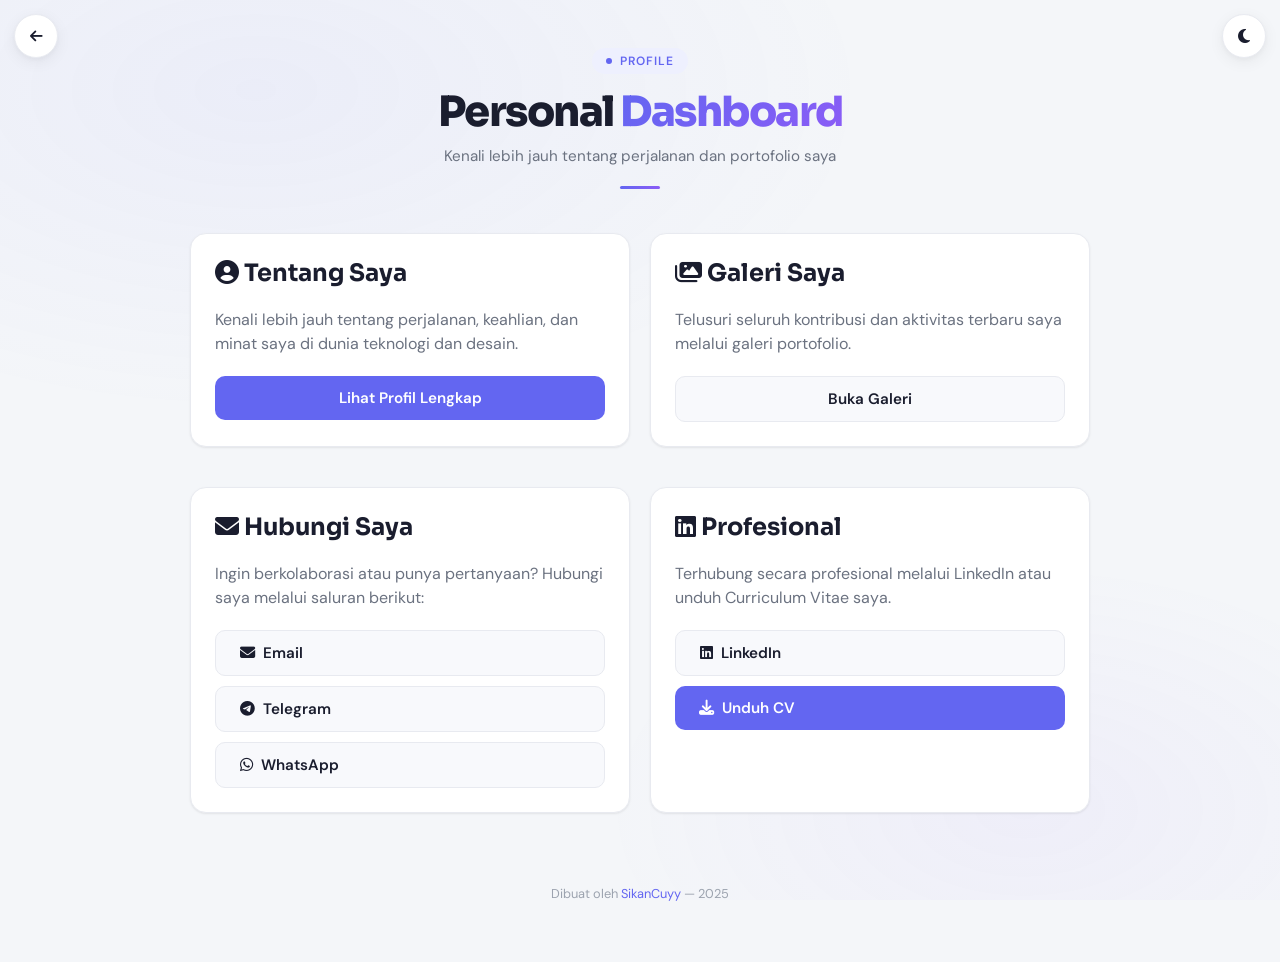
<file: dashboard/index.html>
<!DOCTYPE html>
<html lang="id">
<head>
    <meta charset="UTF-8" />
    <meta name="viewport" content="width=device-width, initial-scale=1.0" />
    <title>Dashboard - Rahmat Haikal</title>
    <link rel="preconnect" href="https://fonts.googleapis.com">
    <link rel="preconnect" href="https://fonts.gstatic.com" crossorigin>
    <link href="https://fonts.googleapis.com/css2?family=DM+Sans:wght@300;400;500;600&family=Sora:wght@700;800&display=swap" rel="stylesheet">
    <link rel="stylesheet" href="https://cdnjs.cloudflare.com/ajax/libs/font-awesome/6.4.0/css/all.min.css" />
    <link rel="stylesheet" href="../style.css">
    <link rel="manifest" href="../manifest.json">
    <link rel="shortcut icon" href="../fav.png" type="image/png">
    <link rel="apple-touch-icon" href="../fav.png">
</head>
<body>

<div class="container">
    <a href="../index.html" class="back-btn" title="Kembali ke Beranda">
        <i class="fas fa-arrow-left"></i>
    </a>

    <header>
        <div class="logo-badge"><span></span> Profile</div>
        <h1>Personal <span class="accent">Dashboard</span></h1>
        <p class="subtitle">Kenali lebih jauh tentang perjalanan dan portofolio saya</p>
        <div class="divider"></div>
    </header>

    <div class="dashboard-grid">
        
        <div class="card">
            <h3 class="section-title"><i class="fas fa-user-circle"></i> Tentang Saya</h3>
            <p class="card-desc">Kenali lebih jauh tentang perjalanan, keahlian, dan minat saya di dunia teknologi dan desain.</p>
            <a href="https://sikancuyy.netlify.app/portofolio/" class="btn btn-primary btn-block">Lihat Profil Lengkap</a>
        </div>

        <div class="card">
            <h3 class="section-title"><i class="fas fa-images"></i> Galeri Saya</h3>
            <p class="card-desc">Telusuri seluruh kontribusi dan aktivitas terbaru saya melalui galeri portofolio.</p>
            <a href="https://sikancuyy.netlify.app/portofolio/#gallery" class="btn btn-secondary btn-block">Buka Galeri</a>
        </div>

        <div class="card">
            <h3 class="section-title"><i class="fas fa-envelope"></i> Hubungi Saya</h3>
            <p class="card-desc">Ingin berkolaborasi atau punya pertanyaan? Hubungi saya melalui saluran berikut:</p>
            <div class="btn-group-col">
                <a href="mailto:your.rahmathaikal227@gmaill.com" class="btn btn-secondary btn-left"><i class="fas fa-envelope"></i> Email</a>
                <a href="https://t.me/rahmathaikal05" class="btn btn-secondary btn-left" target="_blank"><i class="fab fa-telegram"></i> Telegram</a>
                <a href="https://wa.me/6282277256004" class="btn btn-secondary btn-left" target="_blank"><i class="fab fa-whatsapp"></i> WhatsApp</a>
            </div>
        </div>

        <div class="card">
            <h3 class="section-title"><i class="fab fa-linkedin"></i> Profesional</h3>
            <p class="card-desc">Terhubung secara profesional melalui LinkedIn atau unduh Curriculum Vitae saya.</p>
            <div class="btn-group-col">
                <a href="https://www.linkedin.com/in/rahmat-haikal-b351b4372" class="btn btn-secondary btn-left" target="_blank"><i class="fab fa-linkedin"></i> LinkedIn</a>
                <a href="https://sikancuyy.netlify.app/portofolio/Rahmat_Haikal_CV.pdf" download class="btn btn-primary btn-left"><i class="fas fa-download"></i> Unduh CV</a>
            </div>
        </div>

    </div>

    <footer>
        Dibuat oleh
<a href="../portofolio/index.html">SikanCuyy</a> &mdash; 2025
    </footer>
</div>

<button class="dark-toggle" onclick="toggleDark()" title="Toggle Dark Mode">
    <i class="fas fa-moon" id="toggleIcon"></i>
</button>

<script>
    const body = document.body;
    const icon = document.getElementById('toggleIcon');

    if (localStorage.getItem('theme') === 'dark') {
        body.classList.add('dark');
        if (icon) icon.className = 'fas fa-sun';
    }

    function toggleDark() {
        body.classList.toggle('dark');
        const isDark = body.classList.contains('dark');
        if (icon) icon.className = isDark ? 'fas fa-sun' : 'fas fa-moon';
        localStorage.setItem('theme', isDark ? 'dark' : 'light');
    }
</script>
</body>
</html>
</file>
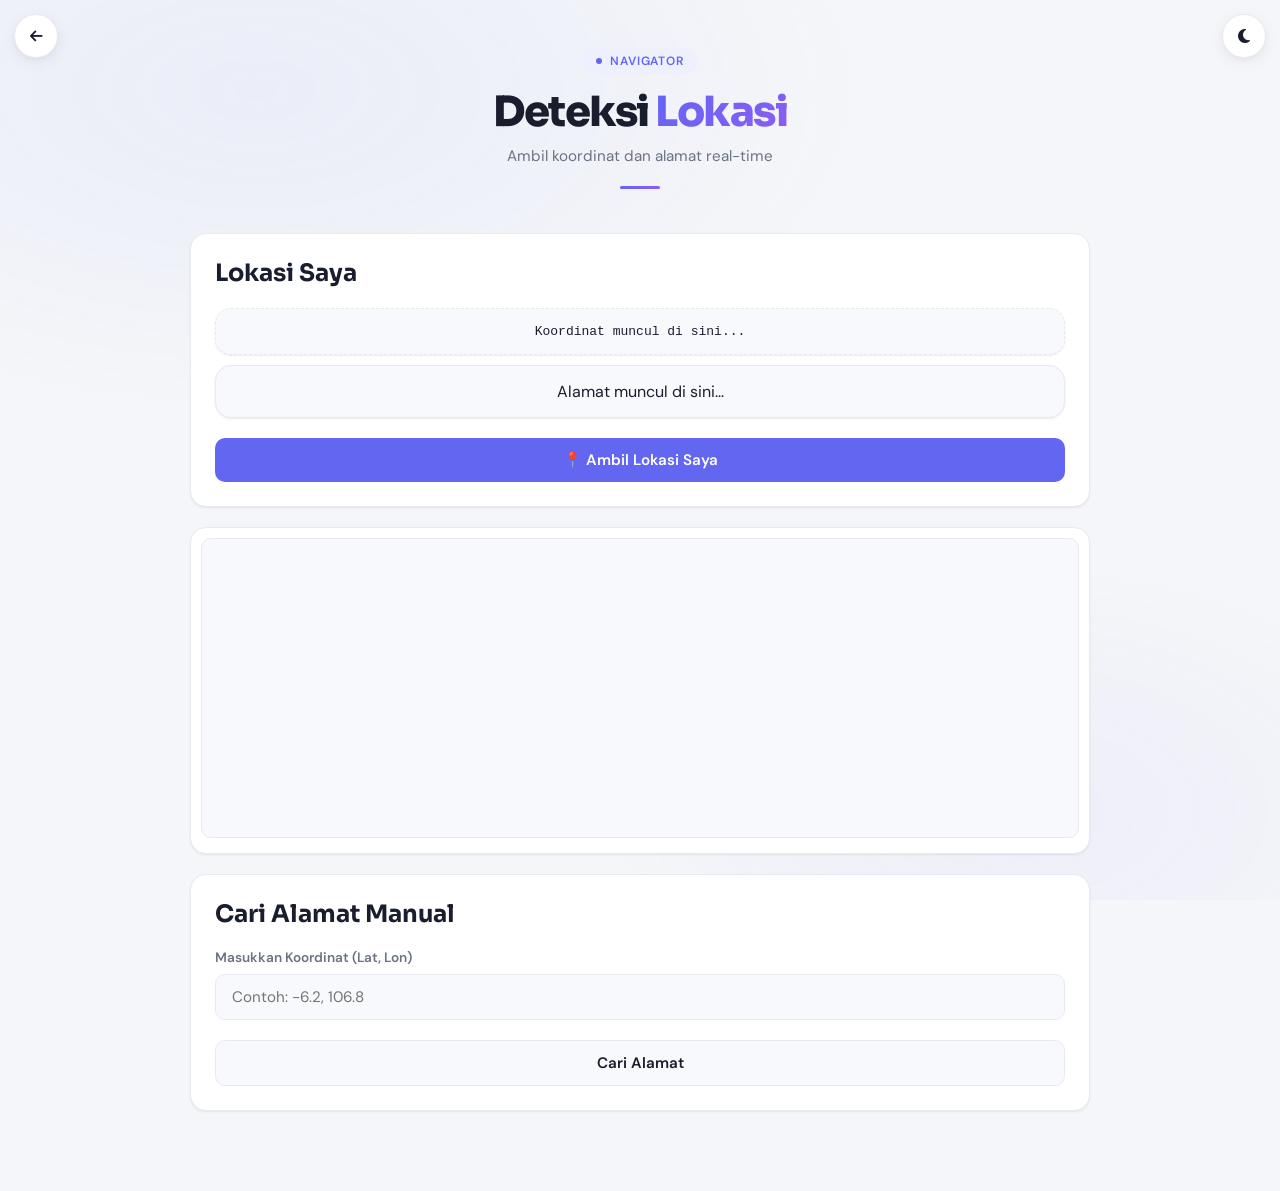
<file: gps/index.html>
<!DOCTYPE html>
<html lang="id">
<head>
    <meta charset="UTF-8" />
    <meta name="viewport" content="width=device-width, initial-scale=1.0" />
    <title>Deteksi Lokasi - SikanCuyy</title>
    <link rel="preconnect" href="https://fonts.googleapis.com">
    <link rel="preconnect" href="https://fonts.gstatic.com" crossorigin>
    <link href="https://fonts.googleapis.com/css2?family=DM+Sans:wght@300;400;500;600&family=Sora:wght@700;800&display=swap" rel="stylesheet">
    <link rel="stylesheet" href="https://cdnjs.cloudflare.com/ajax/libs/font-awesome/6.4.0/css/all.min.css" />
    <link rel="stylesheet" href="../style.css">
    <link rel="shortcut icon" href="../favicon/06_koordinat_gps.svg" type="image/svg+xml">
</head>
<body>

<div class="container">
    <a href="../index.html" class="back-btn" title="Kembali ke Beranda">
        <i class="fas fa-arrow-left"></i>
    </a>

    <header>
        <div class="logo-badge"><span></span> Navigator</div>
        <h1>Deteksi <span class="accent">Lokasi</span></h1>
        <p class="subtitle">Ambil koordinat dan alamat real-time</p>
        <div class="divider"></div>
    </header>

    <div class="card">
        <h3 class="section-title">Lokasi Saya</h3>
        <div id="coords" class="card" style="padding: 15px; margin-bottom: 10px; font-family: monospace; background: var(--surface-2); text-align: center; border-style: dashed;">Koordinat muncul di sini...</div>
        <div id="address" class="card" style="padding: 15px; margin-bottom: 20px; background: var(--surface-2); text-align: center;">Alamat muncul di sini...</div>
        <div id="message" style="margin-bottom: 10px; color: #10b981; text-align: center; font-weight: 600; font-size: 0.9rem;"></div>
        
        <div style="display: flex; flex-direction: column; gap: 10px;">
            <button class="btn btn-primary" onclick="getMyLocation()">📍 Ambil Lokasi Saya</button>
            <button id="mapsBtn" class="btn btn-secondary" style="display:none" onclick="openInMaps()">🗺️ Buka di Google Maps</button>
            <button id="waBtn" class="btn" style="display:none; background: #25D366; color: white;" onclick="shareToWhatsApp()">📤 Kirim ke WhatsApp</button>
        </div>
    </div>

    <div class="card" style="padding: 10px;">
        <iframe id="map" src="" allowfullscreen loading="lazy" style="width: 100%; height: 300px; border-radius: var(--radius-sm); border: 1px solid var(--border); background: var(--surface-2);"></iframe>
    </div>

    <div class="card">
        <h3 class="section-title">Cari Alamat Manual</h3>
        <div class="form-group">
            <label>Masukkan Koordinat (Lat, Lon)</label>
            <input type="text" id="latlon" placeholder="Contoh: -6.2, 106.8">
        </div>
        <button class="btn btn-secondary" style="width: 100%;" onclick="searchByLatLon()">Cari Alamat</button>
    </div>

</div> <!-- Close container -->

<button class="dark-toggle" onclick="toggleDark()" title="Toggle Dark Mode">
    <i class="fas fa-moon" id="toggleIcon"></i>
</button>

  <script>
    const coordsDiv = document.getElementById("coords");
    const addressDiv = document.getElementById("address");
    const msgDiv = document.getElementById("message");
    const latlonInput = document.getElementById("latlon");
    const mapsBtn = document.getElementById("mapsBtn");
    const waBtn = document.getElementById("waBtn");
    const mapIframe = document.getElementById("map");

    let lastLat = null;
    let lastLon = null;

    function showMessage(text) {
      msgDiv.textContent = text;
      setTimeout(() => msgDiv.textContent = "", 2000);
    }

    function formatAddress(data) {
      const c = data.address;
      return [
        c.road || "",
        c.village || c.hamlet || "",
        c.suburb || "",
        c.town || c.city || c.county || "",
        c.state || "",
        c.country || "",
        c.postcode || ""
      ].filter(Boolean).join(", ");
    }

    function updateMap(lat, lon) {
      // Satelit mode & zoom level 18
      const url = `https://www.google.com/maps?q=${lat},${lon}&t=k&z=18&output=embed`;
      mapIframe.src = url;
    }

    function updateLocation(lat, lon) {
      const coords = `${lat}, ${lon}`;
      coordsDiv.textContent = coords;
      lastLat = lat;
      lastLon = lon;
      mapsBtn.style.display = "block";
      waBtn.style.display = "block";
      addressDiv.textContent = "Mengambil alamat...";
      updateMap(lat, lon);

      fetch(`https://nominatim.openstreetmap.org/reverse?lat=${lat}&lon=${lon}&format=json`)
        .then(res => res.json())
        .then(data => {
          if (data && data.address) {
            addressDiv.textContent = formatAddress(data);
          } else {
            addressDiv.textContent = "Alamat tidak ditemukan.";
          }
        })
        .catch(() => {
          addressDiv.textContent = "Gagal mengambil alamat.";
        });
    }

    function getMyLocation() {
      if (navigator.geolocation) {
        coordsDiv.textContent = "Mengambil lokasi...";
        addressDiv.textContent = "Menunggu...";
        navigator.geolocation.getCurrentPosition(pos => {
          const lat = pos.coords.latitude.toFixed(6);
          const lon = pos.coords.longitude.toFixed(6);
          updateLocation(lat, lon);
        }, () => {
          coordsDiv.textContent = "Gagal mendapatkan lokasi.";
          addressDiv.textContent = "-";
        }, {
          enableHighAccuracy: true
        });
      } else {
        coordsDiv.textContent = "Browser tidak mendukung Geolocation.";
        addressDiv.textContent = "-";
      }
    }

    function searchByLatLon() {
      const input = latlonInput.value.trim();
      const parts = input.split(",");
      if (parts.length !== 2) {
        showMessage("Format salah. Gunakan: lat, lon");
        return;
      }

      const lat = parseFloat(parts[0].trim());
      const lon = parseFloat(parts[1].trim());
      if (isNaN(lat) || isNaN(lon)) {
        showMessage("Koordinat tidak valid.");
        return;
      }

      updateLocation(lat, lon);
    }

    function openInMaps() {
      if (lastLat && lastLon) {
        window.open(`https://www.google.com/maps?q=${lastLat},${lastLon}`, "_blank");
      }
    }

    function shareToWhatsApp() {
      if (!lastLat || !lastLon) return;

      const url = `https://www.google.com/maps?q=${lastLat},${lastLon}`;
      const text = `📍 Lokasi:\nKoordinat: ${lastLat}, ${lastLon}\nMap: ${url}\nAlamat: ${addressDiv.textContent}`;
      const encoded = encodeURIComponent(text);
      window.open(`https://wa.me/?text=${encoded}`, "_blank");
    }

    coordsDiv.onclick = () => {
      navigator.clipboard.writeText(coordsDiv.textContent);
      showMessage("Koordinat disalin!");
    };

    addressDiv.onclick = () => {
      navigator.clipboard.writeText(addressDiv.textContent);
      showMessage("Alamat disalin!");
    };
    // ── DARK MODE ──
    const body = document.body;
    const toggleIcon = document.getElementById('toggleIcon');

    if (localStorage.getItem('theme') === 'dark') {
        body.classList.add('dark');
        if (toggleIcon) toggleIcon.className = 'fas fa-sun';
    }

    window.toggleDark = function() {
        body.classList.toggle('dark');
        const isDark = body.classList.contains('dark');
        if (toggleIcon) toggleIcon.className = isDark ? 'fas fa-sun' : 'fas fa-moon';
        localStorage.setItem('theme', isDark ? 'dark' : 'light');
    }
  </script>

</body>
</html>
</file>
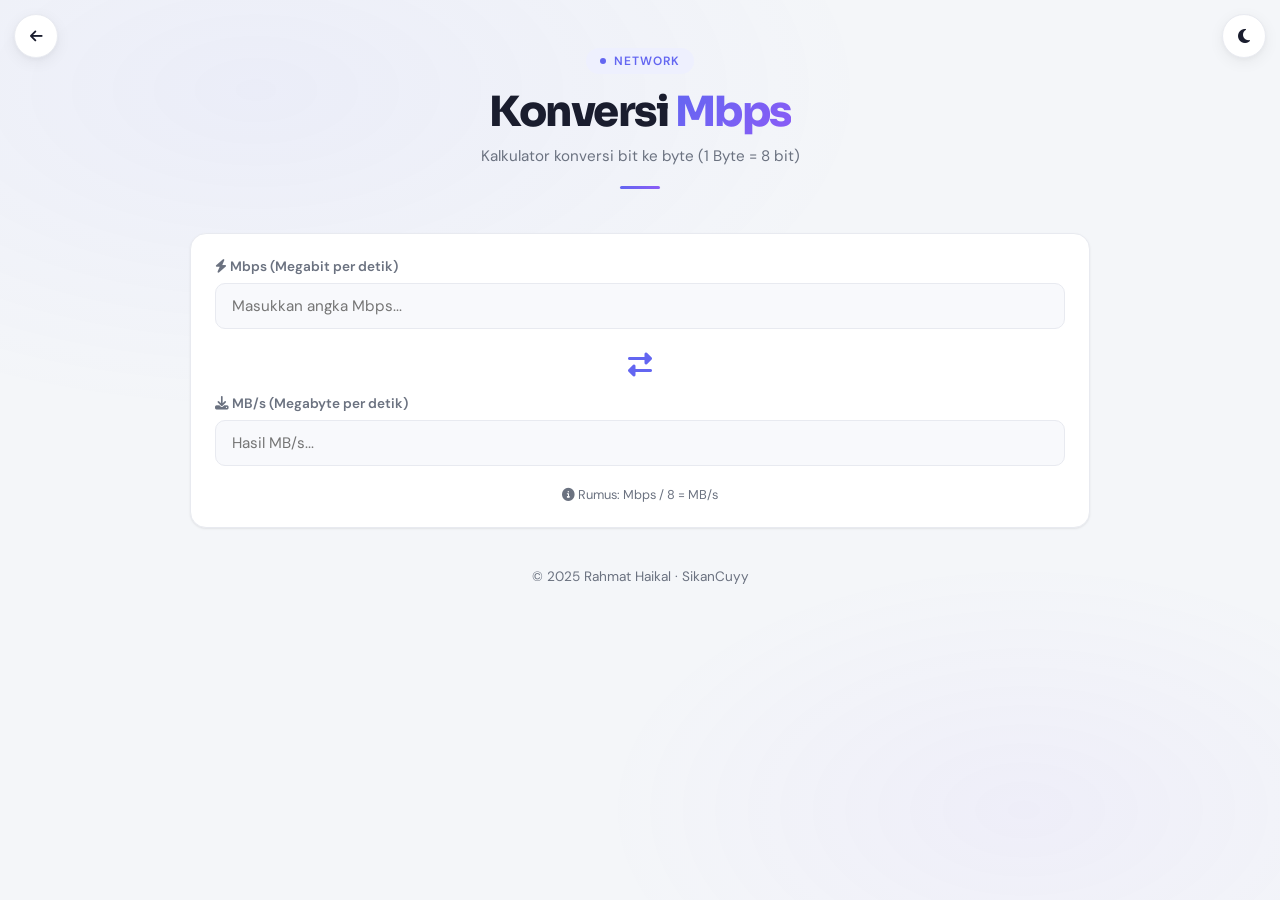
<file: konversi_jaringan/index.html>
<!DOCTYPE html>
<html lang="id">
<head>
    <meta charset="UTF-8" />
    <meta name="viewport" content="width=device-width, initial-scale=1.0" />
    <title>Konversi Mbps - SikanCuyy</title>
    <link rel="preconnect" href="https://fonts.googleapis.com">
    <link rel="preconnect" href="https://fonts.gstatic.com" crossorigin>
    <link href="https://fonts.googleapis.com/css2?family=DM+Sans:wght@300;400;500;600&family=Sora:wght@700;800&display=swap" rel="stylesheet">
    <link rel="stylesheet" href="https://cdnjs.cloudflare.com/ajax/libs/font-awesome/6.4.0/css/all.min.css" />
    <link rel="stylesheet" href="../style.css">
    <link rel="shortcut icon" href="../favicon/05_kalkulator.svg" type="image/svg+xml">
</head>
<body>

<div class="container">
    <a href="../index.html" class="back-btn" title="Kembali">
        <i class="fas fa-arrow-left"></i>
    </a>

    <header>
        <div class="logo-badge"><span></span> Network</div>
        <h1>Konversi <span class="accent">Mbps</span></h1>
        <p class="subtitle">Kalkulator konversi bit ke byte (1 Byte = 8 bit)</p>
        <div class="divider"></div>
    </header>

    <div class="card">
        <div class="form-group">
            <label for="mbps"><i class="fas fa-bolt"></i> Mbps (Megabit per detik)</label>
            <input type="number" id="mbps" placeholder="Masukkan angka Mbps..." oninput="convertFromMbps()" />
        </div>

        <div style="text-align: center; margin: 15px 0; font-size: 1.5rem; color: var(--accent);">
            <i class="fas fa-exchange-alt"></i>
        </div>

        <div class="form-group">
            <label for="mbs"><i class="fas fa-download"></i> MB/s (Megabyte per detik)</label>
            <input type="number" id="mbs" placeholder="Hasil MB/s..." oninput="convertFromMBs()" />
        </div>
        
        <p style="font-size: 0.8rem; color: var(--text-secondary); text-align: center; margin-top: 20px;">
            <i class="fas fa-info-circle"></i> Rumus: Mbps / 8 = MB/s
        </p>
    </div>

    <footer style="margin-top: 40px; text-align: center; font-size: 0.85rem; color: var(--text-secondary); opacity: 0.7;">
        &copy; 2025 Rahmat Haikal · SikanCuyy
    </footer>
</div>

<button class="dark-toggle" onclick="toggleDark()" title="Toggle Dark Mode">
    <i class="fas fa-moon" id="toggleIcon"></i>
</button>

<script>
    const body = document.body;
    const icon = document.getElementById('toggleIcon');

    if (localStorage.getItem('theme') === 'dark') {
        body.classList.add('dark');
        if (icon) icon.className = 'fas fa-sun';
    }

    function toggleDark() {
        body.classList.toggle('dark');
        const isDark = body.classList.contains('dark');
        if (icon) icon.className = isDark ? 'fas fa-sun' : 'fas fa-moon';
        localStorage.setItem('theme', isDark ? 'dark' : 'light');
    }

    function convertFromMbps() {
      const mbps = parseFloat(document.getElementById("mbps").value);
      if (!isNaN(mbps)) {
        document.getElementById("mbs").value = (mbps * 0.125).toFixed(2);
      } else {
        document.getElementById("mbs").value = "";
      }
    }

    function convertFromMBs() {
      const mbs = parseFloat(document.getElementById("mbs").value);
      if (!isNaN(mbs)) {
        document.getElementById("mbps").value = (mbs * 8).toFixed(2);
      } else {
        document.getElementById("mbps").value = "";
      }
    }
</script>
</body>
</html>
</file>
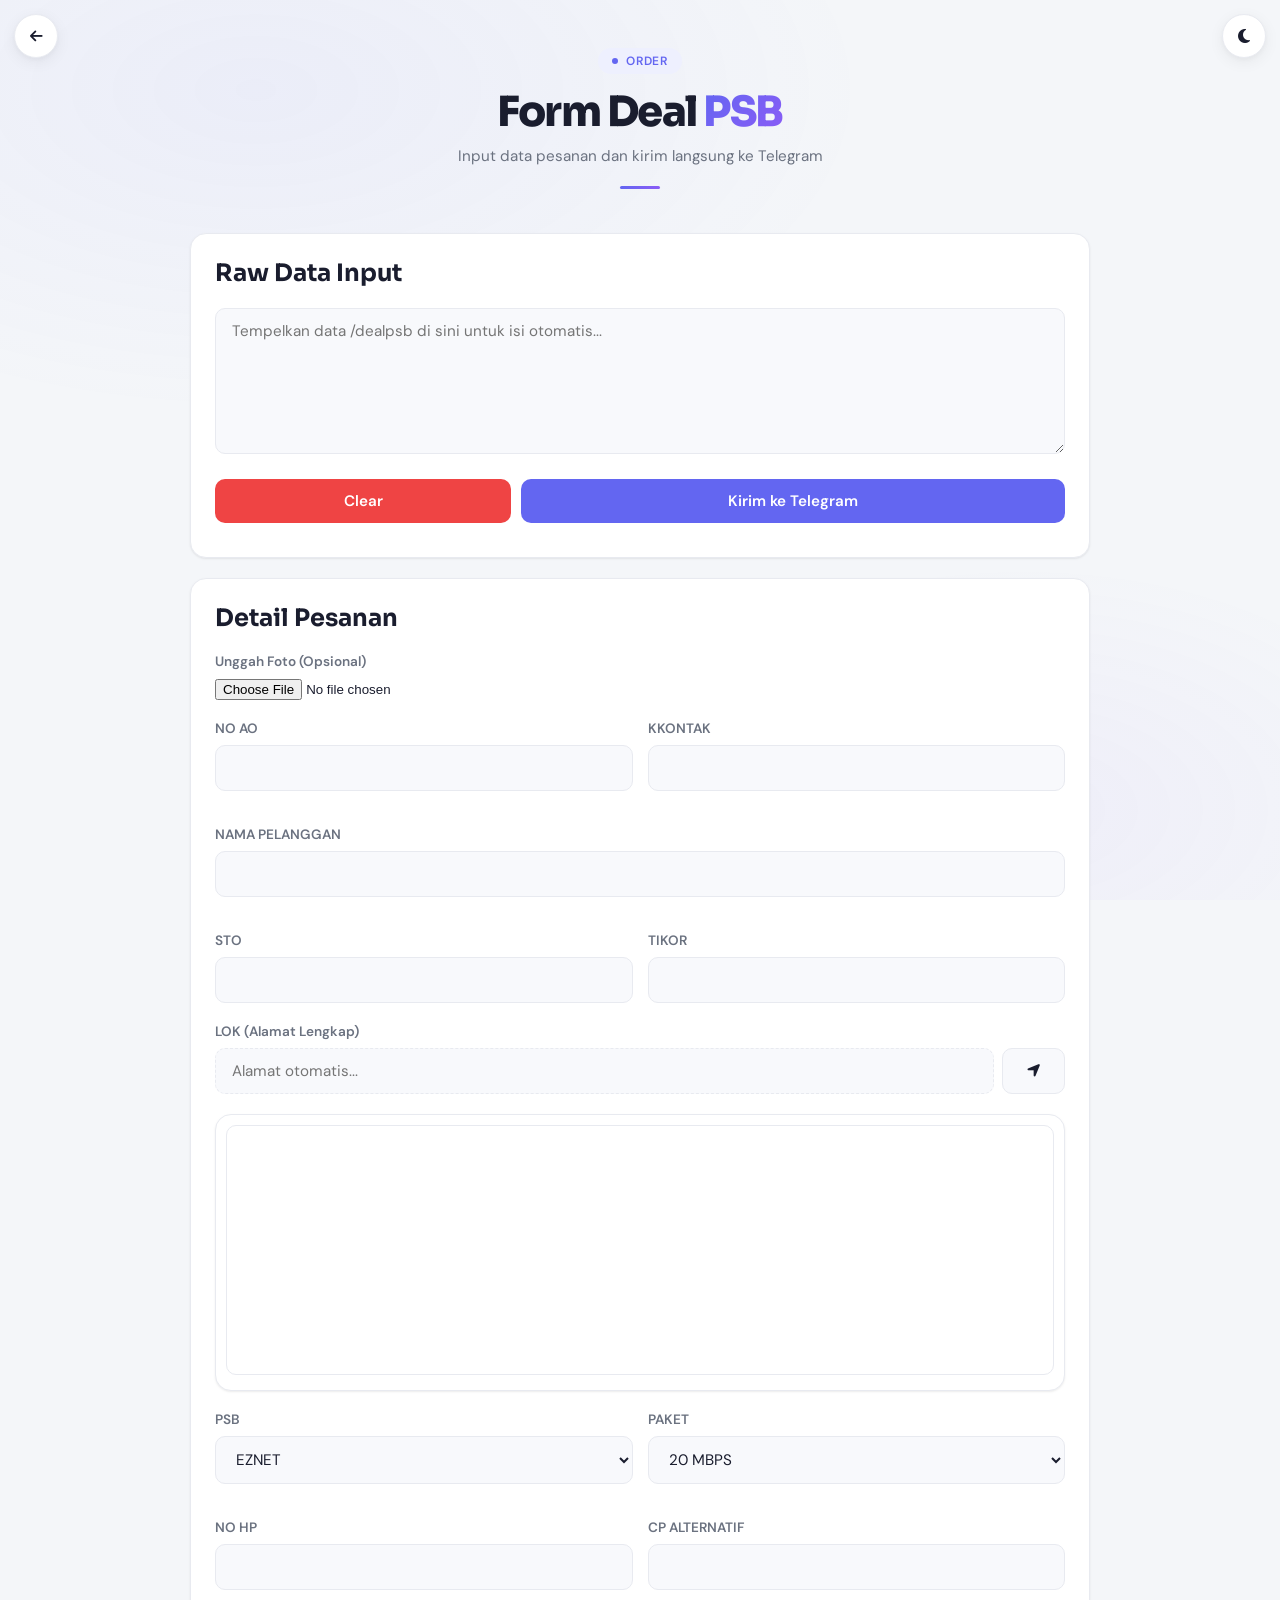
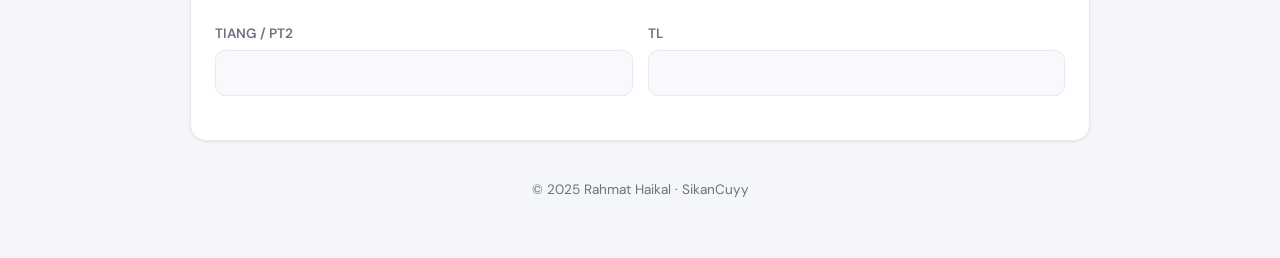
<file: spahh43_ao_order/index.html>
<!DOCTYPE html>
<html lang="id">
<head>
    <meta charset="UTF-8" />
    <meta name="viewport" content="width=device-width, initial-scale=1.0" />
    <title>Form Deal PSB - SikanCuyy</title>
    <link rel="preconnect" href="https://fonts.googleapis.com">
    <link rel="preconnect" href="https://fonts.gstatic.com" crossorigin>
    <link href="https://fonts.googleapis.com/css2?family=DM+Sans:wght@300;400;500;600&family=Sora:wght@700;800&display=swap" rel="stylesheet">
    <link rel="stylesheet" href="https://cdnjs.cloudflare.com/ajax/libs/font-awesome/6.4.0/css/all.min.css" />
    <link rel="stylesheet" href="../style.css">
    <link rel="shortcut icon" href="../favicon.png" type="image/png">
</head>
<body>

<div class="container">
    <a href="../index.html" class="back-btn" title="Kembali">
        <i class="fas fa-arrow-left"></i>
    </a>

    <header>
        <div class="logo-badge"><span></span> Order</div>
        <h1>Form Deal <span class="accent">PSB</span></h1>
        <p class="subtitle">Input data pesanan dan kirim langsung ke Telegram</p>
        <div class="divider"></div>
    </header>

    <div class="card">
        <h3 class="section-title">Raw Data Input</h3>
        <div class="form-group">
            <textarea id="rawInput" rows="6" placeholder="Tempelkan data /dealpsb di sini untuk isi otomatis..."></textarea>
        </div>
        <div style="display: flex; gap: 10px; margin-top: 10px;">
            <button type="button" class="btn btn-danger" style="flex: 1;" onclick="resetForm()">Clear</button>
            <button class="btn btn-primary" style="flex: 2;" onclick="kirimKeTelegram()">Kirim ke Telegram</button>
        </div>
        <div id="statusMessage" style="margin-top: 10px; text-align: center; font-weight: 600;"></div>
    </div>

    <div class="card">
        <h3 class="section-title">Detail Pesanan</h3>
        <form id="psbForm">
            <div class="form-group">
                <label>Unggah Foto (Opsional)</label>
                <input type="file" id="photoInput" accept="image/*">
            </div>

            <div style="display: grid; grid-template-columns: 1fr 1fr; gap: 15px;">
                <div class="form-group">
                    <label>NO AO</label>
                    <input type="text" id="noao">
                </div>
                <div class="form-group">
                    <label>KKONTAK</label>
                    <input type="text" id="kkontak">
                </div>
                <div class="form-group" style="grid-column: span 2;">
                    <label>NAMA PELANGGAN</label>
                    <input type="text" id="nama">
                </div>
                <div class="form-group">
                    <label>STO</label>
                    <input type="text" id="sto">
                </div>
                <div class="form-group">
                    <label>TIKOR</label>
                    <input type="text" id="tikor">
                </div>
            </div>

            <div class="form-group">
                <label>LOK (Alamat Lengkap)</label>
                <div style="display: flex; gap: 8px;">
                    <input type="text" id="lok" readonly onclick="salinAlamat()" style="flex: 1; border-style: dashed; cursor: pointer;" placeholder="Alamat otomatis...">
                    <button type="button" class="btn btn-secondary" onclick="ambilLokasiSaatIni()" title="Ambil Lokasi"><i class="fas fa-location-arrow"></i></button>
                </div>
            </div>

            <div class="card" style="padding: 10px; margin: 20px 0;">
                <iframe id="map" src="" allowfullscreen loading="lazy" style="width: 100%; height: 250px; border-radius: var(--radius-sm); border: 1px solid var(--border);"></iframe>
            </div>

            <div style="display: grid; grid-template-columns: 1fr 1fr; gap: 15px;">
                <div class="form-group">
                    <label>PSB</label>
                    <select id="psb">
                        <option>EZNET</option>
                        <option>INDIHOME</option>
                        <option>EZNET WIRRELES</option>
                    </select>
                </div>
                <div class="form-group">
                    <label>PAKET</label>
                    <select id="paket">
                        <option>20 MBPS</option>
                        <option>50 MBPS</option>
                        <option>75 MBPS</option>
                        <option>150 MBPS</option>
                        <option>200 MBPS</option>
                        <option>10 MBPS</option>
                    </select>
                </div>
                <div class="form-group">
                    <label>NO HP</label>
                    <input type="text" id="nohp">
                </div>
                <div class="form-group">
                    <label>CP ALTERNATIF</label>
                    <input type="text" id="cpalt">
                </div>
                <div class="form-group">
                    <label>TIANG / PT2</label>
                    <input type="text" id="tiang">
                </div>
                <div class="form-group">
                    <label>TL</label>
                    <input type="text" id="tl">
                </div>
            </div>
        </form>
    </div>

    <footer style="margin-top: 40px; text-align: center; font-size: 0.85rem; color: var(--text-secondary); opacity: 0.7;">
        &copy; 2025 Rahmat Haikal · SikanCuyy
    </footer>
</div>

<button class="dark-toggle" onclick="toggleDark()" title="Toggle Dark Mode">
    <i class="fas fa-moon" id="toggleIcon"></i>
</button>

<script>
    const body = document.body;
    const icon = document.getElementById('toggleIcon');

    if (localStorage.getItem('theme') === 'dark') {
        body.classList.add('dark');
        if (icon) icon.className = 'fas fa-sun';
    }

    function toggleDark() {
        body.classList.toggle('dark');
        const isDark = body.classList.contains('dark');
        if (icon) icon.className = isDark ? 'fas fa-sun' : 'fas fa-moon';
        localStorage.setItem('theme', isDark ? 'dark' : 'light');
    }

    const BOT_TOKEN = "8368927751:AAF6z3WQkRG1b4HzaXFZ8ph0sjSNVVHKlPs";
    const CHAT_ID = "@spahh43";
    const statusMessage = document.getElementById("statusMessage");
    const rawInput = document.getElementById("rawInput");
    const lokInput = document.getElementById("lok");
    const tikorInput = document.getElementById("tikor");
    const mapIframe = document.getElementById("map");

    tikorInput.addEventListener("input", () => {
        tikorInput.value = tikorInput.value.replace(/\s/g, '');
        updateMap(tikorInput.value);
    });

    async function ambilAlamatDariKoordinat(lat, lon) {
        if (!lat || !lon) return "";
        const url = `https://nominatim.openstreetmap.org/reverse?lat=${lat}&lon=${lon}&format=json`;
        try {
            const response = await fetch(url, { headers: { 'Accept-Language': 'id', 'User-Agent': 'Form Deal PSB App' } });
            const data = await response.json();
            return data.display_name || `Dekat koordinat: ${lat}, ${lon}`;
        } catch (error) {
            console.error("Gagal mengambil alamat:", error);
            return `Dekat koordinat: ${lat}, ${lon}`;
        }
    }

    function salinAlamat() {
        const text = lokInput.value;
        if (text) {
            navigator.clipboard.writeText(text)
                .then(() => {
                    statusMessage.textContent = "✅ Alamat disalin!";
                    statusMessage.style.color = "#10b981";
                })
                .catch(() => alert("Gagal menyalin."));
        }
    }
    
    function resetForm() {
        document.getElementById("psbForm").reset();
        rawInput.value = "";
        lokInput.value = "";
        statusMessage.textContent = "";
        document.getElementById("photoInput").value = null;
        updateMap("");
    }
    
    function parseData(text) {
        const data = {};
        const lines = text.split("\n").map(l => l.trim());
        const labels = ["NO AO :", "KKONTAK :", "NAMA PELANGGAN :", "STO :", "TIKOR :", "PSB :", "PAKET :", "NO HP :", "CP ALTERNATIF :", "TIANG / PT2 :", "TL :", "LOK :"];
        labels.forEach(label => {
            const line = lines.find(l => l.startsWith(label));
            if (line) {
                const key = label.replace(/ :/, "").toLowerCase().replace(/ /g, "").replace(/\//g, "").replace(/-/g, "");
                data[key] = line.replace(label, "").trim();
            }
        });
        if (!data.namapelanggan) {
            const namaLine = lines.find(l => l.startsWith('NAMA PELANGGAN :'));
            if (namaLine) data.namapelanggan = namaLine.replace('NAMA PELANGGAN :', '').trim();
        }
        return data;
    }

    async function isiOtomatisDariInput() {
        const text = rawInput.value.trim();
        if (!text.includes("/dealpsb")) return;
        const fields = parseData(text);
        const namaInput = document.getElementById('nama');
        if (fields.namapelanggan && namaInput) namaInput.value = fields.namapelanggan;

        for (const key in fields) {
            const el = document.getElementById(key);
            if (el) {
                if (el.tagName === 'SELECT') {
                    const optionExists = Array.from(el.options).some(opt => opt.value === fields[key]);
                    if (optionExists) el.value = fields[key];
                } else el.value = fields[key];
            }
        }

        if (fields.tikor) {
            const tikorTanpaSpasi = fields.tikor.replace(/\s/g, '');
            tikorInput.value = tikorTanpaSpasi;
            if (!fields.lok) {
                lokInput.value = "Mengambil alamat...";
                const [lat, lon] = tikorTanpaSpasi.split(",").map(s => s.trim());
                const alamat = await ambilAlamatDariKoordinat(lat, lon);
                lokInput.value = alamat;
            }
            updateMap(tikorTanpaSpasi);
        }
    }

    rawInput.addEventListener("input", isiOtomatisDariInput);

    function updateMap(tikor) {
        if (tikor && tikor.includes(",")) {
            const [lat, lon] = tikor.split(",").map(s => s.trim());
            const mapsUrl = `https://maps.google.com/maps?q=${lat},${lon}&hl=id&z=17&t=k&output=embed`;
            mapIframe.src = mapsUrl;
        } else mapIframe.src = "";
    }
    
    function ambilLokasiSaatIni() {
        if ("geolocation" in navigator) {
            statusMessage.textContent = "Mengambil lokasi...";
            statusMessage.style.color = "var(--text-primary)";
            navigator.geolocation.getCurrentPosition(async (position) => {
                const lat = position.coords.latitude;
                const lon = position.coords.longitude;
                const tikor = `${lat},${lon}`;
                tikorInput.value = tikor;
                updateMap(tikor);
                lokInput.value = "Mengambil alamat...";
                const alamat = await ambilAlamatDariKoordinat(lat, lon);
                lokInput.value = alamat;
                statusMessage.textContent = "✅ Lokasi berhasil diambil!";
                statusMessage.style.color = "#10b981";
            }, (error) => {
                statusMessage.textContent = `❌ Gagal: ${error.message}`;
                statusMessage.style.color = "#ef4444";
            });
        }
    }

    async function kirimKeTelegram() {
        statusMessage.textContent = "⌛ Mengirim...";
        statusMessage.style.color = "var(--text-primary)";
        const tikor = tikorInput.value;
        let textMessage = `/dealpsb\nNO AO : ${document.getElementById('noao').value}\nKKONTAK : ${document.getElementById('kkontak').value}\nNAMA PELANGGAN : ${document.getElementById('nama').value}\nSTO : ${document.getElementById('sto').value}\nTIKOR : ${tikor}\nPSB : ${document.getElementById('psb').value}\nPAKET : ${document.getElementById('paket').value}\nNO HP : ${document.getElementById('nohp').value}\nCP ALTERNATIF : ${document.getElementById('cpalt').value}\nTIANG / PT2 : ${document.getElementById('tiang').value}\nTL : ${document.getElementById('tl').value}\nLOK : ${lokInput.value}`;
        
        if (tikor && tikor.includes(",")) {
            const [lat, lon] = tikor.split(",").map(s => s.trim());
            textMessage += `\n\nMaps: https://www.google.com/maps?q=${lat},${lon}`;
        }

        const photoInput = document.getElementById("photoInput");
        const file = photoInput.files[0];

        try {
            if (file) {
                const formData = new FormData();
                formData.append('chat_id', CHAT_ID);
                formData.append('photo', file);
                formData.append('caption', textMessage);
                const res = await fetch(`https://api.telegram.org/bot${BOT_TOKEN}/sendPhoto`, { method: "POST", body: formData });
                if (!res.ok) throw new Error("Gagal kirim foto");
            } else {
                const res = await fetch(`https://api.telegram.org/bot${BOT_TOKEN}/sendMessage`, {
                    method: "POST",
                    headers: { "Content-Type": "application/json" },
                    body: JSON.stringify({ chat_id: CHAT_ID, text: textMessage })
                });
                if (!res.ok) throw new Error("Gagal kirim pesan");
            }
            statusMessage.textContent = "✅ Berhasil dikirim!";
            statusMessage.style.color = "#10b981";
            setTimeout(() => { resetForm(); window.scrollTo({top:0, behavior:'smooth'}); }, 1500);
        } catch (err) {
            statusMessage.textContent = `❌ Gagal: ${err.message}`;
            statusMessage.style.color = "#ef4444";
        }
    }
</script>
</body>
</html>
</file>
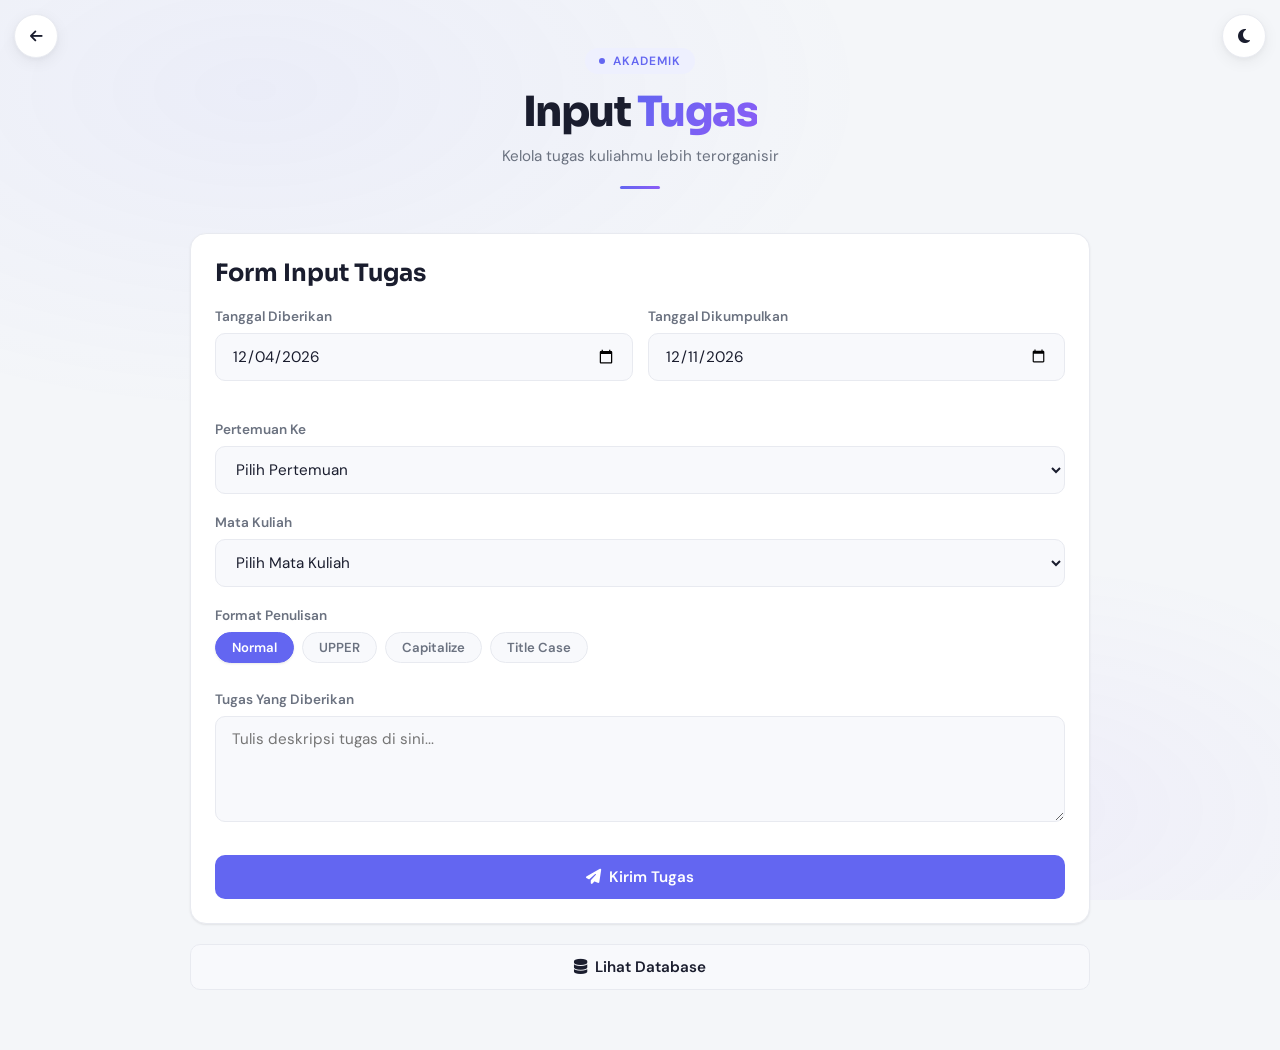
<file: tugaskuliah/index.html>
<!DOCTYPE html>
<html lang="id">
<head>
    <meta charset="UTF-8" />
    <meta name="viewport" content="width=device-width, initial-scale=1.0" />
    <title>Input Tugas - SikanCuyy</title>
    <link rel="preconnect" href="https://fonts.googleapis.com">
    <link rel="preconnect" href="https://fonts.gstatic.com" crossorigin>
    <link href="https://fonts.googleapis.com/css2?family=DM+Sans:wght@300;400;500;600&family=Sora:wght@700;800&display=swap" rel="stylesheet">
    <link rel="stylesheet" href="https://cdnjs.cloudflare.com/ajax/libs/font-awesome/6.4.0/css/all.min.css" />
    <link rel="stylesheet" href="../style.css">
    <link rel="shortcut icon" href="../favicon/04_input_tugas.svg" type="image/svg+xml">
    <style>
        /* ── Loading Overlay ── */
        .loading-overlay {
            position: fixed; inset: 0;
            background: rgba(255,255,255,0.85);
            backdrop-filter: blur(6px);
            display: flex; align-items: center; justify-content: center;
            z-index: 9999; opacity: 0; visibility: hidden;
            transition: opacity 0.25s ease, visibility 0.25s ease;
        }
        body.dark .loading-overlay { background: rgba(13,15,26,0.85); }
        .loading-overlay.active { opacity: 1; visibility: visible; }
        .loading-content {
            display: flex; flex-direction: column; align-items: center; gap: 14px;
            background: var(--surface);
            border: 1px solid var(--border);
            border-radius: var(--radius);
            padding: 32px 40px;
            box-shadow: var(--shadow-lg);
        }
        .spinner-ring {
            width: 40px; height: 40px;
            border: 3px solid var(--border);
            border-top-color: var(--accent);
            border-radius: 50%;
            animation: spin 0.8s linear infinite;
        }
        @keyframes spin { to { transform: rotate(360deg); } }
        .loading-title { font-weight: 700; font-size: 0.95rem; color: var(--text-primary); }
        .loading-text { font-size: 0.82rem; color: var(--text-muted); }

        /* ── Success Popup ── */
        .popup-overlay {
            position: fixed; inset: 0;
            background: rgba(0,0,0,0.4);
            backdrop-filter: blur(8px);
            display: none; align-items: center; justify-content: center;
            z-index: 10000; padding: 24px;
        }
        .popup-overlay.open { display: flex; }
        .popup-box {
            background: var(--surface);
            border: 1px solid var(--border);
            border-radius: var(--radius);
            padding: 36px 28px;
            text-align: center;
            max-width: 340px; width: 100%;
            box-shadow: var(--shadow-lg);
            animation: fadeUp 0.3s ease both;
        }
        .popup-icon {
            display: inline-flex; align-items: center; justify-content: center;
            width: 60px; height: 60px; border-radius: 50%;
            background: #ecfdf5; color: #10b981;
            font-size: 1.8rem; margin-bottom: 16px;
        }
        body.dark .popup-icon { background: rgba(16,185,129,0.15); }
        .popup-box h2 { font-family: 'Sora', sans-serif; font-size: 1.2rem; font-weight: 700; margin-bottom: 10px; color: var(--text-primary); }
        .popup-box p { font-size: 0.875rem; color: var(--text-secondary); margin-bottom: 24px; line-height: 1.6; }
        #close-popup {
            display: inline-flex; align-items: center; gap: 8px;
            background: #10b981; color: white;
            border: none; padding: 10px 24px;
            border-radius: var(--radius-sm);
            font-weight: 600; font-size: 0.9rem;
            cursor: pointer; font-family: inherit;
            transition: all 0.2s ease;
        }
        #close-popup:hover { background: #059669; transform: translateY(-1px); }

        /* ── Format Radio Pills ── */
        .format-group {
            display: flex; gap: 8px; flex-wrap: wrap;
        }
        .format-group input[type="radio"] { display: none; }
        .format-pill {
            padding: 6px 16px;
            border-radius: 100px;
            border: 1px solid var(--border);
            background: var(--surface-2);
            color: var(--text-secondary);
            font-size: 0.82rem; font-weight: 600;
            cursor: pointer;
            transition: all 0.2s ease;
        }
        .format-group input[type="radio"]:checked + .format-pill {
            background: var(--accent);
            color: white;
            border-color: var(--accent);
            box-shadow: var(--shadow-sm);
        }
    </style>
</head>
<body>

<div class="container">

    <header>
        <div class="logo-badge"><span></span> Akademik</div>
        <h1>Input <span class="accent">Tugas</span></h1>
        <p class="subtitle">Kelola tugas kuliahmu lebih terorganisir</p>
        <div class="divider"></div>
    </header>

    <div class="card">
        <h3 class="section-title">Form Input Tugas</h3>
        <form id="task-form" method="POST" enctype="multipart/form-data" style="display: flex; flex-direction: column; gap: 0;">
          <!-- Date Row -->
          <div style="display: grid; grid-template-columns: 1fr 1fr; gap: 15px; margin-bottom: 20px;">
            <div class="form-group">
              <label for="TanggalDiberikan">Tanggal Diberikan</label>
              <input type="date" id="TanggalDiberikan" name="Diberikan" required />
            </div>
            <div class="form-group">
              <label for="TanggalDikumpulkan">Tanggal Dikumpulkan</label>
              <input type="date" id="TanggalDikumpulkan" name="Dikumpulkan" required />
            </div>
          </div>

          <!-- Pertemuan -->
          <div class="form-group">
            <label for="PertemuanKe">Pertemuan Ke</label>
            <select id="PertemuanKe" name="Pertemuan" required>
                <option value="">Pilih Pertemuan</option>
                <script>
                  for (let i = 1; i <= 16; i++) {
                    document.write(`<option value="${i}">Pertemuan ${i}</option>`);
                  }
                </script>
            </select>
          </div>

          <!-- Mata Kuliah -->
          <div class="form-group">
            <label for="MataKuliah">Mata Kuliah</label>
            <select id="MataKuliah" name="MK" required>
                <option value="">Pilih Mata Kuliah</option>
                <option value="Saluran Transmisi">Saluran Transmisi</option>
                <option value="Prakt. Komunikasi Data">Prakt. Komunikasi Data</option>
                <option value="Komunikasi Data">Komunikasi Data</option>
                <option value="Pendidikan Kewarganegaraan">Pendidikan Kewarganegaraan</option>
                <option value="Prakt. Teknik Gelombang Mikro">Prakt. Teknik Gelombang Mikro</option>
                <option value="Sistem Komunikasi Serat Optik">Sistem Komunikasi Serat Optik</option>
                <option value="Prakt. Saluran Transmisi">Prakt. Saluran Transmisi</option>
                <option value="Teknik Gelombang Mikro">Teknik Gelombang Mikro</option>
                <option value="Prakt. Jaringan Komputer">Prakt. Jaringan Komputer</option>
                <option value="Jaringan Komputer">Jaringan Komputer</option>
            </select>
          </div>

          <!-- Format Teks -->
          <div class="form-group">
            <label>Format Penulisan</label>
            <div class="format-group">
                <input type="radio" id="format-default" name="text-format" value="default" checked>
                <label for="format-default" class="format-pill">Normal</label>

                <input type="radio" id="format-uppercase" name="text-format" value="uppercase">
                <label for="format-uppercase" class="format-pill">UPPER</label>

                <input type="radio" id="format-capitalize" name="text-format" value="capitalize">
                <label for="format-capitalize" class="format-pill">Capitalize</label>

                <input type="radio" id="format-title" name="text-format" value="title">
                <label for="format-title" class="format-pill">Title Case</label>
            </div>
          </div>

          <!-- Tugas Diberikan -->
          <div class="form-group">
            <label for="TugasDiberikan">Tugas Yang Diberikan</label>
            <textarea id="TugasDiberikan" name="Tugas Yang Diberikan" rows="4" placeholder="Tulis deskripsi tugas di sini..." required></textarea>
          </div>

          <button type="submit" id="submit" class="btn btn-primary" style="width: 100%; margin-top: 8px;">
            <i class="fa-solid fa-paper-plane"></i> Kirim Tugas
          </button>
        </form>
    </div>

    <!-- Database Link -->
    <div style="text-align: center; margin-top: 20px;">
      <a href="https://script.google.com/macros/s/AKfycbz3_eB13RTv8_waCKet9DeQchPpfLDPf5Vl9Ly4VXys1l2KDL_mazgm-UYKyFu2ZavS/exec"
         class="btn btn-secondary"
         target="_blank"
         rel="noopener noreferrer" style="width: 100%;">
        <i class="fa-solid fa-database"></i> Lihat Database
      </a>
    </div>

</div> <!-- Close container -->

<a href="../index.html" class="back-btn" title="Kembali ke Beranda">
    <i class="fas fa-arrow-left"></i>
</a>

<button class="dark-toggle" onclick="toggleDark()" title="Toggle Dark Mode">
    <i class="fas fa-moon" id="toggleIcon"></i>
</button>

<!-- Loading Overlay -->
<div class="loading-overlay" id="loading-overlay">
  <div class="loading-content">
    <div class="spinner-ring"></div>
    <p class="loading-title">Mengirim Data</p>
    <p class="loading-text">Mohon tunggu sebentar...</p>
  </div>
</div>

<!-- Popup Sukses -->
<div id="popup-success" class="popup-overlay">
  <div class="popup-box">
    <div class="popup-icon">
      <i class="fa-solid fa-circle-check"></i>
    </div>
    <h2>Berhasil Dikirim!</h2>
    <p>Data tugas berhasil diinput dan dikirimkan ke Google Sheets &amp; Telegram.</p>
    <button id="close-popup">
      <i class="fa-solid fa-check"></i> Tutup
    </button>
  </div>
</div>

  <script src="script.js"></script>
</body>
</html>
</file>
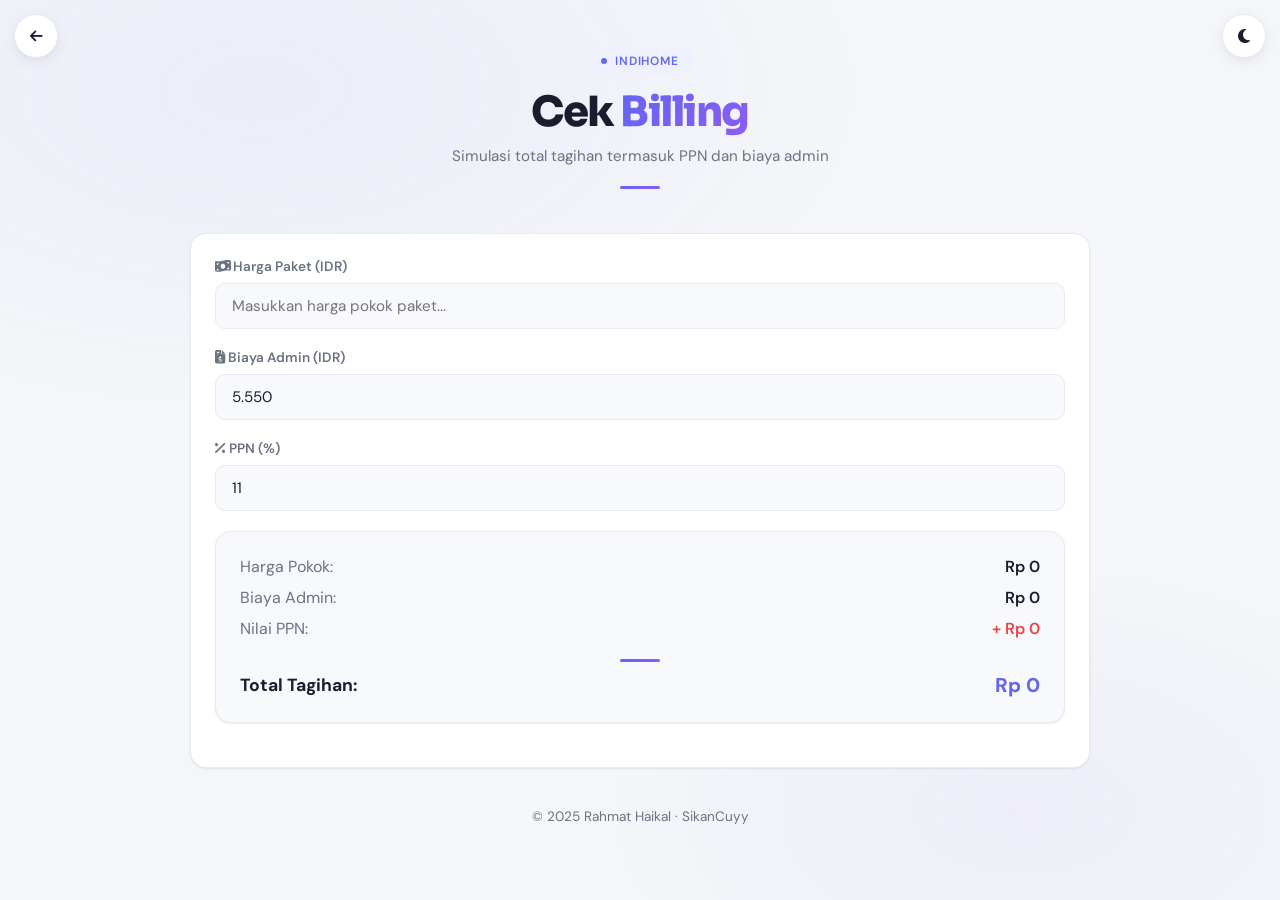
<file: kalkulator_sederhana/kalkulator_indihome/index.html>
<!DOCTYPE html>
<html lang="id">
<head>
    <meta charset="UTF-8" />
    <meta name="viewport" content="width=device-width, initial-scale=1.0" />
    <title>Kalkulator Indihome - SikanCuyy</title>
    <link rel="preconnect" href="https://fonts.googleapis.com">
    <link rel="preconnect" href="https://fonts.gstatic.com" crossorigin>
    <link href="https://fonts.googleapis.com/css2?family=DM+Sans:wght@300;400;500;600&family=Sora:wght@700;800&display=swap" rel="stylesheet">
    <link rel="stylesheet" href="https://cdnjs.cloudflare.com/ajax/libs/font-awesome/6.4.0/css/all.min.css" />
    <link rel="stylesheet" href="../../style.css">
    <link rel="shortcut icon" href="../../favicon/05_kalkulator.svg" type="image/svg+xml">
</head>
<body>

<div class="container">
    <a href="../index.html" class="back-btn" title="Kembali">
        <i class="fas fa-arrow-left"></i>
    </a>

    <header>
        <div class="logo-badge"><span></span> Indihome</div>
        <h1>Cek <span class="accent">Billing</span></h1>
        <p class="subtitle">Simulasi total tagihan termasuk PPN dan biaya admin</p>
        <div class="divider"></div>
    </header>

    <div class="card">
        <div class="form-group">
            <label for="uang"><i class="fas fa-money-bill-wave"></i> Harga Paket (IDR)</label>
            <input type="text" id="uang" placeholder="Masukkan harga pokok paket..." oninput="formatAndCalculate()" />
        </div>

        <div class="form-group">
            <label for="biayaLainnya"><i class="fas fa-file-invoice-dollar"></i> Biaya Admin (IDR)</label>
            <input type="text" id="biayaLainnya" value="5.550" placeholder="Masukkan biaya lainnya..." oninput="formatAndCalculate()" />
        </div>
        
        <div class="form-group">
            <label for="ppn"><i class="fas fa-percent"></i> PPN (%)</label>
            <input type="number" id="ppn" value="11" min="0" oninput="calculate()" />
        </div>

        <div class="card" style="background: var(--surface-2); margin-top: 20px;">
            <div style="display: flex; justify-content: space-between; margin-bottom: 10px;">
                <span style="color: var(--text-secondary);">Harga Pokok:</span>
                <span id="harga-pokok" style="font-weight: 600;">Rp 0</span>
            </div>
            <div style="display: flex; justify-content: space-between; margin-bottom: 10px;">
                <span style="color: var(--text-secondary);">Biaya Admin:</span>
                <span id="biaya-lainnya-result" style="font-weight: 600;">Rp 0</span>
            </div>
            <div style="display: flex; justify-content: space-between; margin-bottom: 10px;">
                <span style="color: var(--text-secondary);">Nilai PPN:</span>
                <span id="result-ppn" style="font-weight: 600; color: #ef4444;">+ Rp 0</span>
            </div>
            <div class="divider"></div>
            <div style="display: flex; justify-content: space-between; align-items: center; margin-top: 10px;">
                <span style="font-weight: 700; font-size: 1.1rem;">Total Tagihan:</span>
                <span id="result-total" style="font-weight: 800; font-size: 1.25rem; color: var(--accent);">Rp 0</span>
            </div>
        </div>
    </div>

    <footer style="margin-top: 40px; text-align: center; font-size: 0.85rem; color: var(--text-secondary); opacity: 0.7;">
        &copy; 2025 Rahmat Haikal · SikanCuyy
    </footer>
</div>

<button class="dark-toggle" onclick="toggleDark()" title="Toggle Dark Mode">
    <i class="fas fa-moon" id="toggleIcon"></i>
</button>

<script>
    const body = document.body;
    const icon = document.getElementById('toggleIcon');

    if (localStorage.getItem('theme') === 'dark') {
        body.classList.add('dark');
        if (icon) icon.className = 'fas fa-sun';
    }

    function toggleDark() {
        body.classList.toggle('dark');
        const isDark = body.classList.contains('dark');
        if (icon) icon.className = isDark ? 'fas fa-sun' : 'fas fa-moon';
        localStorage.setItem('theme', isDark ? 'dark' : 'light');
    }

    function formatRupiah(number) {
        return new Intl.NumberFormat('id-ID', {
            style: 'currency',
            currency: 'IDR',
            minimumFractionDigits: 0
        }).format(number);
    }

    function calculate() {
        const uangInput = document.getElementById('uang');
        const ppnInput = document.getElementById('ppn');
        const biayaLainnyaInput = document.getElementById('biayaLainnya');
        
        const hargaPokokDiv = document.getElementById('harga-pokok');
        const biayaLainnyaResultDiv = document.getElementById('biaya-lainnya-result');
        const resultPpnDiv = document.getElementById('result-ppn');
        const resultTotalDiv = document.getElementById('result-total');

        const uangValue = uangInput.value.replace(/\D/g, ''); 
        const biayaLainnyaValue = biayaLainnyaInput.value.replace(/\D/g, ''); 
        const ppnValue = parseFloat(ppnInput.value) || 0;

        let hargaPokok = 0;
        let biayaLainnya = 0;
        let ppn = 0;
        let total = 0;

        if (uangValue) {
            hargaPokok = parseInt(uangValue);
            if (biayaLainnyaValue) biayaLainnya = parseInt(biayaLainnyaValue);
            ppn = (hargaPokok * ppnValue) / 100;
            total = hargaPokok + ppn + biayaLainnya;
        }

        hargaPokokDiv.textContent = formatRupiah(hargaPokok);
        biayaLainnyaResultDiv.textContent = formatRupiah(biayaLainnya);
        resultPpnDiv.textContent = `+ ${formatRupiah(ppn)}`;
        resultTotalDiv.textContent = formatRupiah(total);
    }

    function formatAndCalculate() {
        const uangInput = document.getElementById('uang');
        const biayaLainnyaInput = document.getElementById('biayaLainnya');
        
        let uangValue = uangInput.value.replace(/\D/g, ''); 
        if (uangValue) {
            uangInput.value = parseInt(uangValue).toLocaleString('id-ID');
        }
        
        let biayaLainnyaValue = biayaLainnyaInput.value.replace(/\D/g, ''); 
        if (biayaLainnyaValue) {
            biayaLainnyaInput.value = parseInt(biayaLainnyaValue).toLocaleString('id-ID');
        }

        calculate();
    }
    
    document.addEventListener('DOMContentLoaded', formatAndCalculate);
</script>
</body>
</html>
</file>
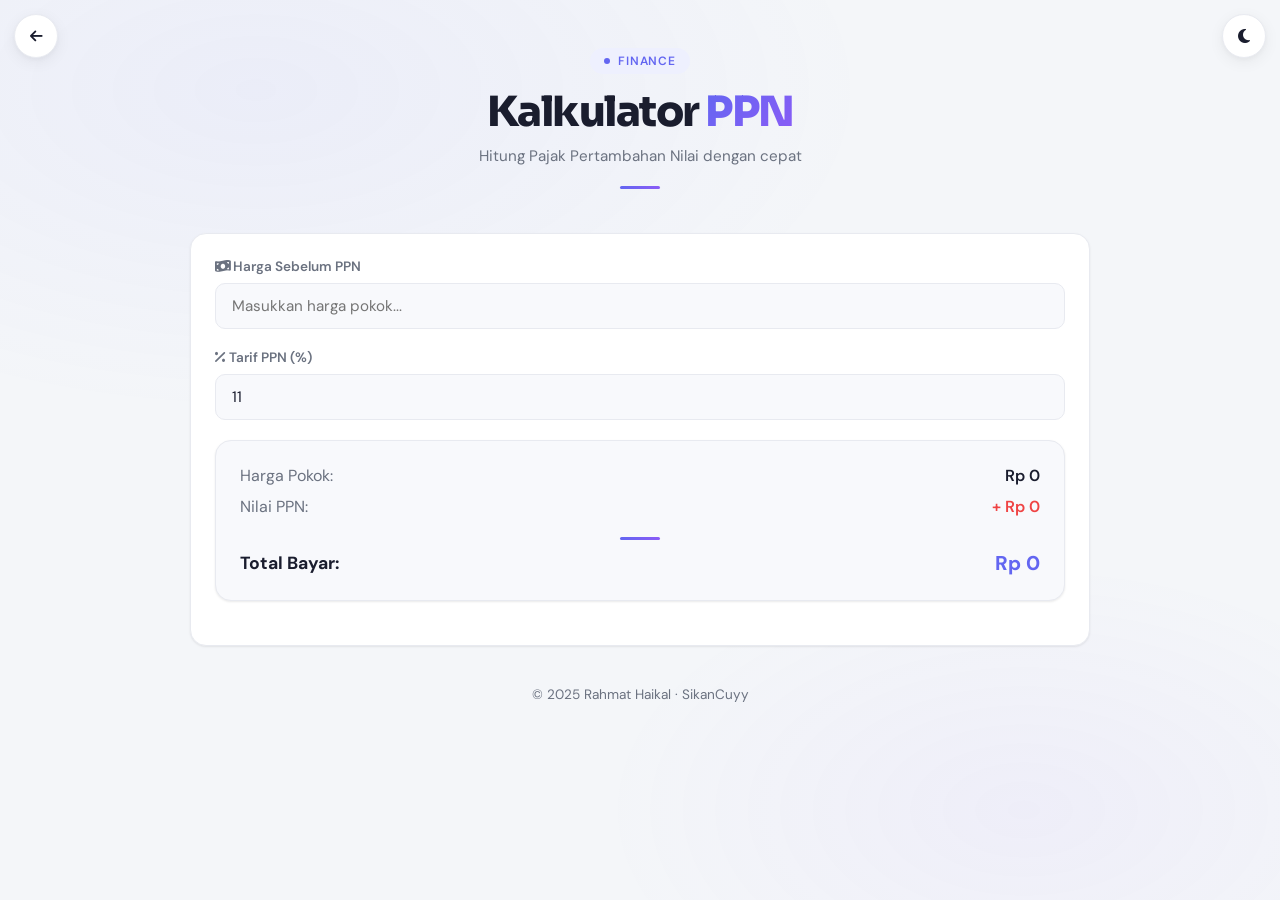
<file: kalkulator_sederhana/kalkulator_pajak/index.html>
<!DOCTYPE html>
<html lang="id">
<head>
    <meta charset="UTF-8" />
    <meta name="viewport" content="width=device-width, initial-scale=1.0" />
    <title>Kalkulator PPN - SikanCuyy</title>
    <link rel="preconnect" href="https://fonts.googleapis.com">
    <link rel="preconnect" href="https://fonts.gstatic.com" crossorigin>
    <link href="https://fonts.googleapis.com/css2?family=DM+Sans:wght@300;400;500;600&family=Sora:wght@700;800&display=swap" rel="stylesheet">
    <link rel="stylesheet" href="https://cdnjs.cloudflare.com/ajax/libs/font-awesome/6.4.0/css/all.min.css" />
    <link rel="stylesheet" href="../../style.css">
    <link rel="shortcut icon" href="../../favicon/05_kalkulator.svg" type="image/svg+xml">
</head>
<body>

<div class="container">
    <a href="../index.html" class="back-btn" title="Kembali">
        <i class="fas fa-arrow-left"></i>
    </a>

    <header>
        <div class="logo-badge"><span></span> Finance</div>
        <h1>Kalkulator <span class="accent">PPN</span></h1>
        <p class="subtitle">Hitung Pajak Pertambahan Nilai dengan cepat</p>
        <div class="divider"></div>
    </header>

    <div class="card">
        <div class="form-group">
            <label for="harga"><i class="fas fa-money-bill-wave"></i> Harga Sebelum PPN</label>
            <input type="number" id="harga" placeholder="Masukkan harga pokok..." oninput="hitung()" />
        </div>

        <div class="form-group">
            <label for="ppn"><i class="fas fa-percent"></i> Tarif PPN (%)</label>
            <input type="number" id="ppn" value="11" oninput="hitung()" />
        </div>

        <div class="card" style="background: var(--surface-2); margin-top: 20px;">
            <div style="display: flex; justify-content: space-between; margin-bottom: 10px;">
                <span style="color: var(--text-secondary);">Harga Pokok:</span>
                <span id="pokok" style="font-weight: 600;">Rp 0</span>
            </div>
            <div style="display: flex; justify-content: space-between; margin-bottom: 10px;">
                <span style="color: var(--text-secondary);">Nilai PPN:</span>
                <span id="ppn-hasil" style="font-weight: 600; color: #ef4444;">+ Rp 0</span>
            </div>
            <div class="divider"></div>
            <div style="display: flex; justify-content: space-between; align-items: center; margin-top: 10px;">
                <span style="font-weight: 700; font-size: 1.1rem;">Total Bayar:</span>
                <span id="total" style="font-weight: 800; font-size: 1.25rem; color: var(--accent);">Rp 0</span>
            </div>
        </div>
    </div>

    <footer style="margin-top: 40px; text-align: center; font-size: 0.85rem; color: var(--text-secondary); opacity: 0.7;">
        &copy; 2025 Rahmat Haikal · SikanCuyy
    </footer>
</div>

<button class="dark-toggle" onclick="toggleDark()" title="Toggle Dark Mode">
    <i class="fas fa-moon" id="toggleIcon"></i>
</button>

<script>
    const body = document.body;
    const icon = document.getElementById('toggleIcon');

    if (localStorage.getItem('theme') === 'dark') {
        body.classList.add('dark');
        if (icon) icon.className = 'fas fa-sun';
    }

    function toggleDark() {
        body.classList.toggle('dark');
        const isDark = body.classList.contains('dark');
        if (icon) icon.className = isDark ? 'fas fa-sun' : 'fas fa-moon';
        localStorage.setItem('theme', isDark ? 'dark' : 'light');
    }

    function formatRupiah(angka) {
      return new Intl.NumberFormat('id-ID', { style: 'currency', currency: 'IDR', minimumFractionDigits: 0 }).format(angka);
    }

    function hitung() {
      let harga = parseInt(document.getElementById('harga').value) || 0;
      let tarif = parseFloat(document.getElementById('ppn').value) || 0;

      let ppn = harga * tarif / 100;
      let total = harga + ppn;

      document.getElementById('pokok').textContent = formatRupiah(harga);
      document.getElementById('ppn-hasil').textContent = formatRupiah(ppn);
      document.getElementById('total').textContent = formatRupiah(total);
    }
</script>
</body>
</html>
</file>
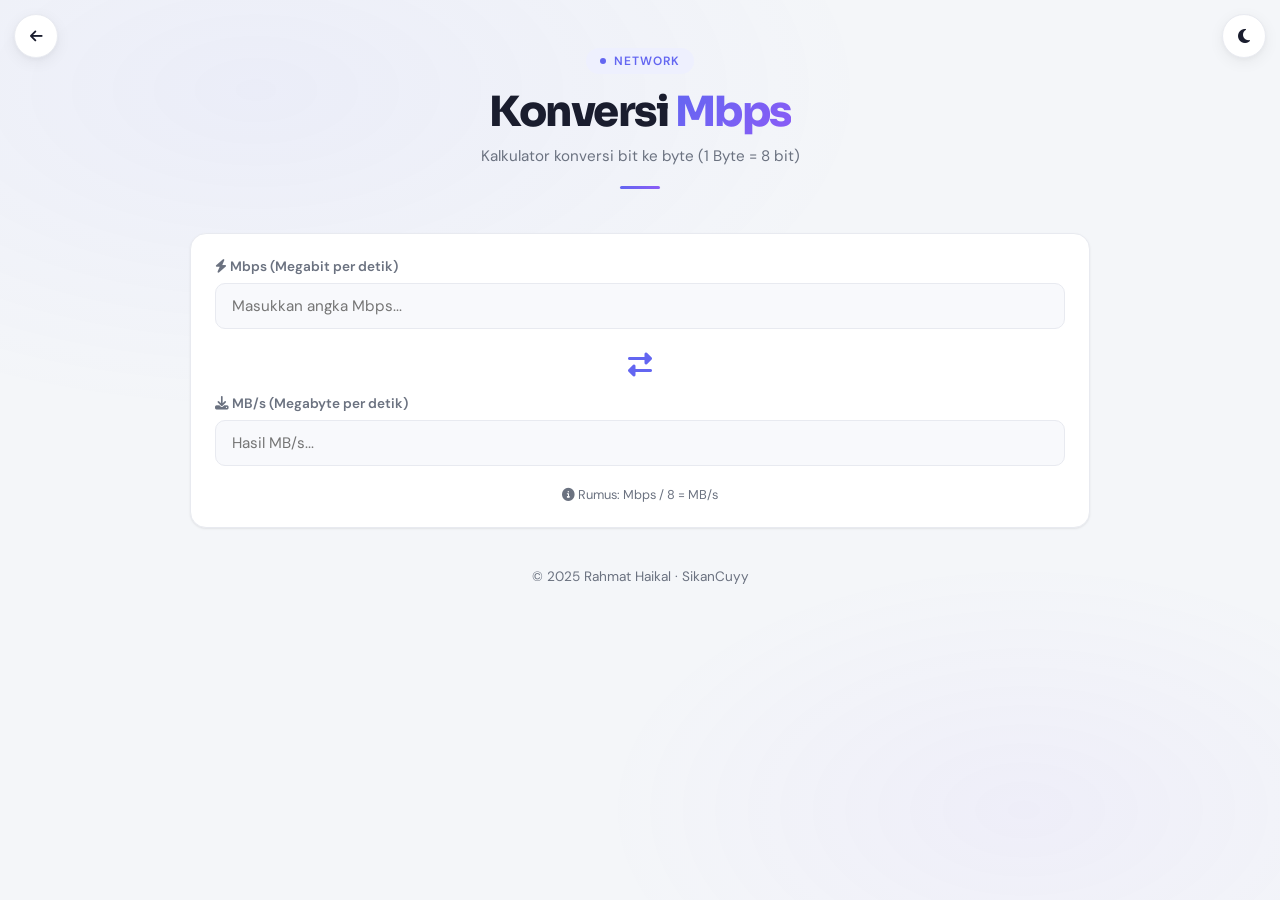
<file: kalkulator_sederhana/konversi_jaringan/index.html>
<!DOCTYPE html>
<html lang="id">
<head>
    <meta charset="UTF-8" />
    <meta name="viewport" content="width=device-width, initial-scale=1.0" />
    <title>Konversi Mbps - SikanCuyy</title>
    <link rel="preconnect" href="https://fonts.googleapis.com">
    <link rel="preconnect" href="https://fonts.gstatic.com" crossorigin>
    <link href="https://fonts.googleapis.com/css2?family=DM+Sans:wght@300;400;500;600&family=Sora:wght@700;800&display=swap" rel="stylesheet">
    <link rel="stylesheet" href="https://cdnjs.cloudflare.com/ajax/libs/font-awesome/6.4.0/css/all.min.css" />
    <link rel="stylesheet" href="../../style.css">
    <link rel="shortcut icon" href="../../favicon/05_kalkulator.svg" type="image/svg+xml">
</head>
<body>

<div class="container">
    <a href="../index.html" class="back-btn" title="Kembali">
        <i class="fas fa-arrow-left"></i>
    </a>

    <header>
        <div class="logo-badge"><span></span> Network</div>
        <h1>Konversi <span class="accent">Mbps</span></h1>
        <p class="subtitle">Kalkulator konversi bit ke byte (1 Byte = 8 bit)</p>
        <div class="divider"></div>
    </header>

    <div class="card">
        <div class="form-group">
            <label for="mbps"><i class="fas fa-bolt"></i> Mbps (Megabit per detik)</label>
            <input type="number" id="mbps" placeholder="Masukkan angka Mbps..." oninput="convertFromMbps()" />
        </div>

        <div style="text-align: center; margin: 15px 0; font-size: 1.5rem; color: var(--accent);">
            <i class="fas fa-exchange-alt"></i>
        </div>

        <div class="form-group">
            <label for="mbs"><i class="fas fa-download"></i> MB/s (Megabyte per detik)</label>
            <input type="number" id="mbs" placeholder="Hasil MB/s..." oninput="convertFromMBs()" />
        </div>
        
        <p style="font-size: 0.8rem; color: var(--text-secondary); text-align: center; margin-top: 20px;">
            <i class="fas fa-info-circle"></i> Rumus: Mbps / 8 = MB/s
        </p>
    </div>

    <footer style="margin-top: 40px; text-align: center; font-size: 0.85rem; color: var(--text-secondary); opacity: 0.7;">
        &copy; 2025 Rahmat Haikal · SikanCuyy
    </footer>
</div>

<button class="dark-toggle" onclick="toggleDark()" title="Toggle Dark Mode">
    <i class="fas fa-moon" id="toggleIcon"></i>
</button>

<script>
    const body = document.body;
    const icon = document.getElementById('toggleIcon');

    if (localStorage.getItem('theme') === 'dark') {
        body.classList.add('dark');
        if (icon) icon.className = 'fas fa-sun';
    }

    function toggleDark() {
        body.classList.toggle('dark');
        const isDark = body.classList.contains('dark');
        if (icon) icon.className = isDark ? 'fas fa-sun' : 'fas fa-moon';
        localStorage.setItem('theme', isDark ? 'dark' : 'light');
    }

    function convertFromMbps() {
      const mbps = parseFloat(document.getElementById("mbps").value);
      if (!isNaN(mbps)) {
        document.getElementById("mbs").value = (mbps * 0.125).toFixed(2);
      } else {
        document.getElementById("mbs").value = "";
      }
    }

    function convertFromMBs() {
      const mbs = parseFloat(document.getElementById("mbs").value);
      if (!isNaN(mbs)) {
        document.getElementById("mbps").value = (mbs * 8).toFixed(2);
      } else {
        document.getElementById("mbps").value = "";
      }
    }
</script>
</body>
</html>
</file>
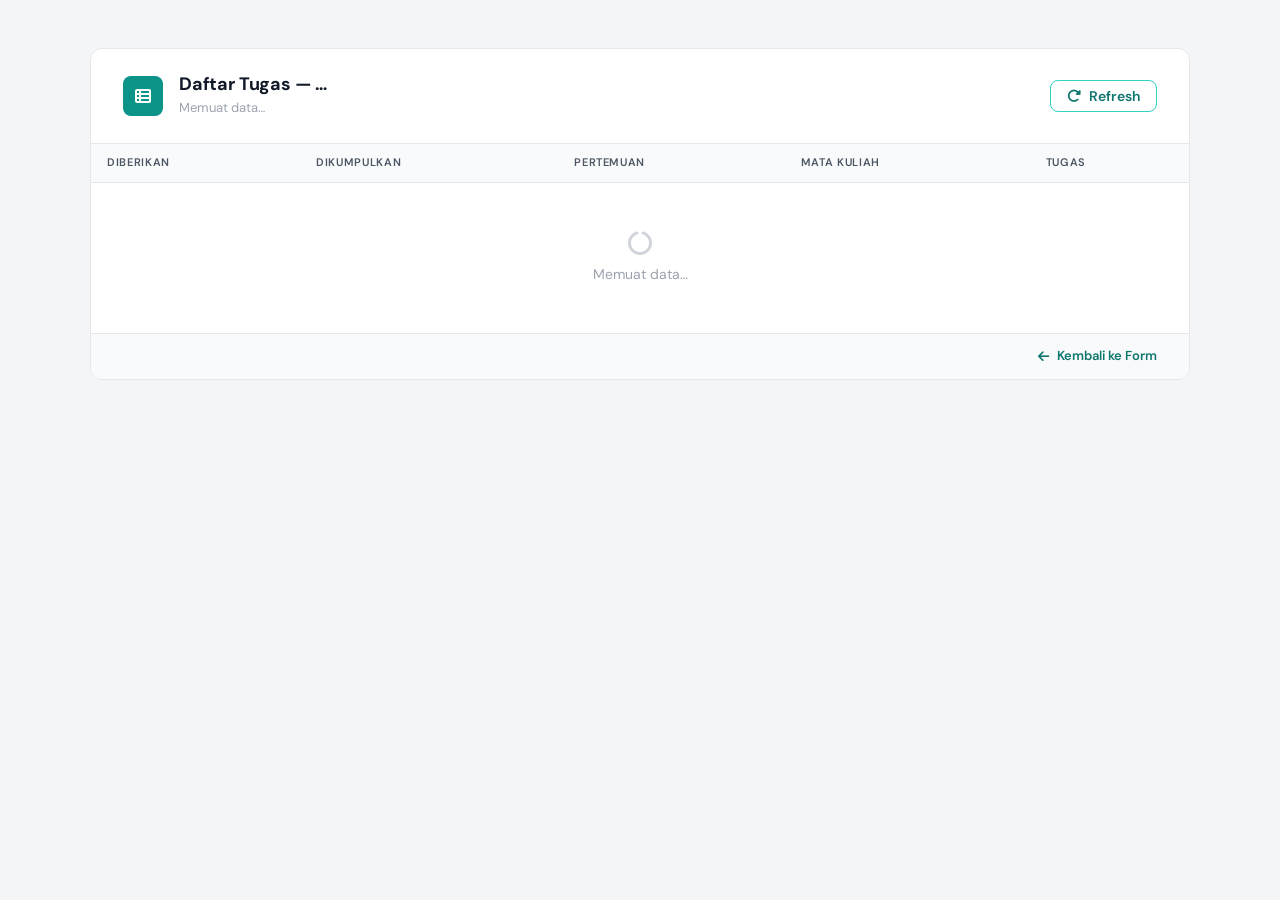
<file: tugaskuliah/db/index.html>
<!doctype html>
<html lang="id">
<head>
  <meta charset="utf-8" />
  <meta name="viewport" content="width=device-width,initial-scale=1" />
  <title>Daftar Tugas Bulan Ini</title>

  <!-- Font: DM Sans (same as form) -->
  <link rel="preconnect" href="https://fonts.googleapis.com">
  <link rel="preconnect" href="https://fonts.gstatic.com" crossorigin>
  <link href="https://fonts.googleapis.com/css2?family=DM+Sans:opsz,wght@9..40,400;9..40,500;9..40,600;9..40,700&display=swap" rel="stylesheet">
  <!-- Font Awesome (same as form) -->
  <link rel="stylesheet" href="https://cdnjs.cloudflare.com/ajax/libs/font-awesome/6.5.2/css/all.min.css" crossorigin="anonymous" />

  <style>
    /* ================================================================
       CSS VARIABLES — mirrored from style.css
       ================================================================ */
    :root {
      --teal-100: #ccfbf1;
      --teal-400: #2dd4bf;
      --teal-500: #0d9488;
      --teal-600: #0f766e;
      --teal-700: #115e59;

      --gray-50:  #f9fafb;
      --gray-100: #f3f4f6;
      --gray-200: #e5e7eb;
      --gray-300: #d1d5db;
      --gray-400: #9ca3af;
      --gray-500: #6b7280;
      --gray-600: #4b5563;
      --gray-700: #374151;
      --gray-900: #111827;

      --surface-bg:    #f4f5f7;
      --surface-card:  #ffffff;
      --surface-input: #f9fafb;

      --text-heading: var(--gray-900);
      --text-body:    var(--gray-700);
      --text-muted:   var(--gray-400);
      --text-label:   var(--gray-600);

      --border:       var(--gray-200);

      --r-sm:   6px;
      --r-md:   8px;
      --r-lg:   12px;
      --r-full: 9999px;

      --sp-1: 0.25rem;
      --sp-2: 0.5rem;
      --sp-3: 0.75rem;
      --sp-4: 1rem;
      --sp-5: 1.25rem;
      --sp-6: 1.5rem;
      --sp-8: 2rem;

      --t-fast: 0.15s ease;
    }

    /* ================================================================
       RESET & BASE
       ================================================================ */
    *, *::before, *::after { box-sizing: border-box; margin: 0; padding: 0; }
    html { -webkit-text-size-adjust: 100%; }

    body {
      min-height: 100vh;
      background-color: var(--surface-bg);
      color: var(--text-body);
      font-family: 'DM Sans', -apple-system, BlinkMacSystemFont, 'Segoe UI', sans-serif;
      font-size: 15px;
      line-height: 1.6;
      padding: 2.5rem 1rem 4rem;
    }

    @media (min-width: 768px) {
      body { padding: 3rem 1.5rem; }
    }

    /* ================================================================
       CARD
       ================================================================ */
    .card {
      width: 100%;
      max-width: 1100px;
      margin: 0 auto;
      background: var(--surface-card);
      border: 1px solid var(--border);
      border-radius: var(--r-lg);
      overflow: hidden;
    }

    /* ================================================================
       CARD HEADER
       ================================================================ */
    .card-header {
      display: flex;
      justify-content: space-between;
      align-items: center;
      flex-wrap: wrap;
      gap: var(--sp-4);
      padding: var(--sp-6) var(--sp-8);
      border-bottom: 1px solid var(--border);
    }

    .header-left {
      display: flex;
      align-items: center;
      gap: var(--sp-4);
    }

    .brand-icon {
      display: inline-flex;
      align-items: center;
      justify-content: center;
      width: 40px;
      height: 40px;
      background: var(--teal-500);
      border-radius: var(--r-md);
      color: #fff;
      font-size: 1rem;
      flex-shrink: 0;
    }

    .header-text h1 {
      font-size: 1.125rem;
      font-weight: 700;
      color: var(--text-heading);
      letter-spacing: -0.01em;
      line-height: 1.3;
    }

    .header-text .subtitle {
      font-size: 0.8125rem;
      color: var(--text-muted);
      margin-top: 2px;
    }

    /* ── Buttons ── */
    .header-actions {
      display: flex;
      gap: var(--sp-2);
      align-items: center;
    }

    .btn {
      display: inline-flex;
      align-items: center;
      gap: var(--sp-2);
      padding: 0.5rem 1rem;
      font-family: 'DM Sans', sans-serif;
      font-size: 0.875rem;
      font-weight: 600;
      border-radius: var(--r-md);
      cursor: pointer;
      transition: background var(--t-fast), color var(--t-fast), border-color var(--t-fast);
      border: 1px solid transparent;
      line-height: 1;
    }

    .btn-primary {
      background: var(--teal-500);
      color: #fff;
      border-color: var(--teal-500);
    }
    .btn-primary:hover  { background: var(--teal-600); border-color: var(--teal-600); }
    .btn-primary:active { background: var(--teal-700); }

    .btn-outline {
      background: transparent;
      color: var(--teal-600);
      border-color: var(--teal-400);
    }
    .btn-outline:hover {
      background: var(--teal-500);
      color: #fff;
      border-color: var(--teal-500);
    }

    /* ================================================================
       TABLE
       ================================================================ */
    .table-container {
      width: 100%;
      overflow-x: auto;
      -webkit-overflow-scrolling: touch;
    }

    table {
      width: 100%;
      min-width: 600px;
      border-collapse: collapse;
    }

    thead tr {
      background: var(--surface-input);
      border-bottom: 1px solid var(--border);
    }

    th {
      padding: 0.625rem 1rem;
      text-align: left;
      font-size: 0.6875rem;
      font-weight: 600;
      color: var(--text-label);
      letter-spacing: 0.06em;
      text-transform: uppercase;
      white-space: nowrap;
    }

    tbody tr {
      border-bottom: 1px solid var(--border);
      transition: background var(--t-fast);
    }
    tbody tr:last-child { border-bottom: none; }
    tbody tr:hover      { background: var(--gray-50); }

    td {
      padding: 0.75rem 1rem;
      font-size: 0.875rem;
      color: var(--text-body);
      vertical-align: top;
    }

    td.col-date {
      white-space: nowrap;
      color: var(--gray-600);
      font-size: 0.8125rem;
    }

    .badge {
      display: inline-block;
      padding: 2px 8px;
      background: var(--teal-100);
      color: var(--teal-700);
      border-radius: var(--r-full);
      font-size: 0.75rem;
      font-weight: 600;
    }

    td.col-mk {
      font-weight: 500;
      white-space: nowrap;
      color: var(--gray-700);
    }

    td.col-tugas {
      max-width: 360px;
      line-height: 1.55;
    }

    /* Empty / loading / error state */
    .state-row td {
      padding: 3rem 1rem;
      text-align: center;
      color: var(--text-muted);
      font-size: 0.875rem;
    }

    .state-icon {
      display: block;
      font-size: 1.5rem;
      margin-bottom: var(--sp-2);
      color: var(--gray-300);
    }

    /* ================================================================
       CARD FOOTER
       ================================================================ */
    .card-footer {
      display: flex;
      align-items: center;
      justify-content: space-between;
      padding: var(--sp-3) var(--sp-8);
      background: var(--surface-input);
      border-top: 1px solid var(--border);
      gap: var(--sp-4);
      flex-wrap: wrap;
    }

    .footer-info {
      font-size: 0.8125rem;
      color: var(--text-muted);
    }

    .footer-info strong {
      color: var(--text-body);
      font-weight: 600;
    }

    .back-link {
      display: inline-flex;
      align-items: center;
      gap: var(--sp-2);
      font-size: 0.8125rem;
      font-weight: 600;
      color: var(--teal-600);
      text-decoration: none;
      transition: color var(--t-fast);
    }
    .back-link:hover { color: var(--teal-500); }

    /* ================================================================
       SCROLLBAR
       ================================================================ */
    ::-webkit-scrollbar        { width: 5px; height: 5px; }
    ::-webkit-scrollbar-track  { background: var(--gray-100); }
    ::-webkit-scrollbar-thumb  { background: var(--gray-300); border-radius: var(--r-full); }
    ::-webkit-scrollbar-thumb:hover { background: var(--gray-400); }

    /* ================================================================
       ACCESSIBILITY
       ================================================================ */
    :focus-visible {
      outline: 2px solid var(--teal-500);
      outline-offset: 2px;
      border-radius: var(--r-sm);
    }

    @media (prefers-reduced-motion: reduce) {
      *, *::before, *::after { transition-duration: 0.01ms !important; }
    }

    /* ================================================================
       RESPONSIVE
       ================================================================ */
    @media (max-width: 575px) {
      .card-header  { padding: var(--sp-5); }
      .card-footer  { padding: var(--sp-3) var(--sp-5); }
      .btn span     { display: none; }
      .btn          { padding: 0.5rem 0.625rem; }
    }

    @media print {
      body { background: white; padding: 0; }
      .card { box-shadow: none; border: 1px solid #ddd; border-radius: 0; max-width: 100%; }
      .header-actions, .card-footer { display: none !important; }
    }
  </style>
</head>
<body>

  <div class="card">

    <!-- Header -->
    <div class="card-header">
      <div class="header-left">
        <div class="brand-icon">
          <i class="fa-solid fa-table-list"></i>
        </div>
        <div class="header-text">
          <h1>Daftar Tugas &mdash; <span id="month-label">…</span></h1>
          <div class="subtitle" id="info">Memuat data…</div>
        </div>
      </div>
      <div class="header-actions">
        <button class="btn btn-outline" id="refresh">
          <i class="fa-solid fa-rotate-right"></i>
          <span>Refresh</span>
        </button>
        
      </div>
    </div>

    <!-- Table -->
    <div class="table-container">
      <table id="tasks-table" aria-live="polite">
        <thead>
          <tr>
            <th>Diberikan</th>
            <th>Dikumpulkan</th>
            <th>Pertemuan</th>
            <th>Mata Kuliah</th>
            <th>Tugas</th>
          </tr>
        </thead>
        <tbody id="tbody">
          <tr class="state-row">
            <td colspan="5">
              <i class="fa-solid fa-circle-notch fa-spin state-icon"></i>
              Memuat data…
            </td>
          </tr>
        </tbody>
      </table>
    </div>

    <!-- Footer -->
    <div class="card-footer">
      <span class="footer-info" id="row-count"></span>
      <a href="https://sikancuyy.netlify.app/tugaskuliah/" class="back-link">
        <i class="fa-solid fa-arrow-left"></i>
        Kembali ke Form
      </a>
    </div>

  </div>

  <script>
    /* ── Helpers ── */
    function monthLabel(m, y) {
      const names = ["Januari","Februari","Maret","April","Mei","Juni",
                     "Juli","Agustus","September","Oktober","November","Desember"];
      return `${names[m - 1]} ${y}`;
    }

    function escapeHtml(s) {
      if (s == null) return "";
      return String(s)
        .replace(/&/g,'&amp;').replace(/</g,'&lt;')
        .replace(/>/g,'&gt;').replace(/"/g,'&quot;').replace(/'/g,'&#039;');
    }

    function toCSV(rows) {
      if (!rows || !rows.length) return "";
      const keys = ["TanggalDiberikan","TanggalDikumpulkan","Pertemuan","MataKuliah","Tugas"];
      const csv  = [keys.join(",")];
      rows.forEach(r => {
        const line = keys.map(k => {
          let v = r[k] ?? r[k.replace(/([A-Z])/g,' $1').trim()] ?? "";
          v = String(v).replace(/"/g,'""');
          return v.includes(",") ? `"${v}"` : v;
        }).join(",");
        csv.push(line);
      });
      return csv.join("\n");
    }

    /* ── Render ── */
    function renderTable(rows) {
      const tbody = document.getElementById("tbody");
      tbody.innerHTML = "";

      if (!rows || !rows.length) {
        tbody.innerHTML = `
          <tr class="state-row">
            <td colspan="5">
              <i class="fa-regular fa-folder-open state-icon"></i>
              Tidak ada tugas untuk bulan ini.
            </td>
          </tr>`;
        document.getElementById("row-count").innerHTML = "Menampilkan <strong>0</strong> tugas";
        return;
      }

      rows.forEach(r => {
        const tgd   = r.TanggalDiberikan   || r.Diberikan       || r["Tanggal Diberikan"]   || "";
        const tgk   = r.TanggalDikumpulkan || r.Dikumpulkan     || r["Tanggal Dikumpulkan"] || "";
        const per   = r.Pertemuan          || r["Pertemuan Ke"] || "";
        const mk    = r.MataKuliah         || r.MK              || "";
        const tugas = r.Tugas              || r["Tugas Yang Diberikan"] || "";

        const tr = document.createElement("tr");
        tr.innerHTML = `
          <td class="col-date">${escapeHtml(tgd)}</td>
          <td class="col-date">${escapeHtml(tgk)}</td>
          <td><span class="badge">${escapeHtml(per)}</span></td>
          <td class="col-mk">${escapeHtml(mk)}</td>
          <td class="col-tugas">${escapeHtml(tugas)}</td>
        `;
        tbody.appendChild(tr);
      });

      document.getElementById("row-count").innerHTML =
        `Menampilkan <strong>${rows.length}</strong> tugas`;
    }

    function showError(msg) {
      document.getElementById("tbody").innerHTML = `
        <tr class="state-row">
          <td colspan="5">
            <i class="fa-solid fa-triangle-exclamation state-icon" style="color:#fca5a5"></i>
            ${escapeHtml(msg)}
          </td>
        </tr>`;
      document.getElementById("info").textContent = "Gagal memuat data.";
    }

    /* ── Load ── */
    function loadThisMonth() {
      const now = new Date(), m = now.getMonth() + 1, y = now.getFullYear();
      document.getElementById("month-label").textContent = monthLabel(m, y);
      document.getElementById("info").textContent = "Sheet: data_input · filter bulan berjalan";
      document.getElementById("row-count").textContent  = "";
      document.getElementById("tbody").innerHTML = `
        <tr class="state-row">
          <td colspan="5">
            <i class="fa-solid fa-circle-notch fa-spin state-icon"></i>
            Memuat data…
          </td>
        </tr>`;

      google.script.run
        .withSuccessHandler(rows => { window._data = rows || []; renderTable(rows || []); })
        .withFailureHandler(err  => showError(err?.message ?? String(err)))
        .fetchData(m, y);
    }

    /* ── Events ── */
    document.getElementById("refresh").addEventListener("click", loadThisMonth);
    document.getElementById("export").addEventListener("click", () => {
      const csv = toCSV(window._data || []);
      if (!csv) { alert("Tidak ada data untuk diekspor."); return; }
      const blob = new Blob([csv], { type: "text/csv" });
      const url  = URL.createObjectURL(blob);
      const a    = Object.assign(document.createElement("a"), {
        href: url, download: `tugas_${new Date().toISOString().slice(0,7)}.csv`
      });
      document.body.appendChild(a); a.click(); a.remove();
      URL.revokeObjectURL(url);
    });

    /* ── Init ── */
    loadThisMonth();
  </script>
</body>
</html>
</file>
<file: style.css>
:root {
            --bg: #f4f6f9;
            --surface: #ffffff;
            --surface-2: #f8f9fc;
            --border: #e8eaf0;
            --text-primary: #1a1d2e;
            --text-secondary: #6b7280;
            --text-muted: #9ca3af;
            --accent: #6366f1;
            --accent-light: #eef0fe;
            --accent-2: #8b5cf6;
            --shadow-sm: 0 1px 3px rgba(0,0,0,0.05), 0 1px 2px rgba(0,0,0,0.04);
            --shadow-md: 0 4px 16px rgba(0,0,0,0.06), 0 2px 6px rgba(0,0,0,0.04);
            --shadow-lg: 0 12px 32px rgba(0,0,0,0.09), 0 4px 12px rgba(0,0,0,0.05);
            --radius: 16px;
            --radius-md: 14px;
            --radius-sm: 10px;
            --radius-lg: 22px;
            --transition: 0.25s cubic-bezier(0.4, 0, 0.2, 1);
        }

        * { margin: 0; padding: 0; box-sizing: border-box; }

        body {
            font-family: 'DM Sans', sans-serif;
            background: var(--bg);
            color: var(--text-primary);
            min-height: 100vh;
            display: flex;
            flex-direction: column;
            align-items: center;
            padding: 48px 20px 60px;
        }

        /* Subtle background texture */
        body::before {
            content: '';
            position: fixed;
            inset: 0;
            background: 
                radial-gradient(ellipse 80% 60% at 20% 10%, rgba(99,102,241,0.06) 0%, transparent 60%),
                radial-gradient(ellipse 60% 50% at 80% 90%, rgba(139,92,246,0.05) 0%, transparent 55%);
            pointer-events: none;
            z-index: 0;
        }

        .container {
            width: 100%;
            max-width: 900px;
            position: relative;
            z-index: 1;
        }

        /* HEADER */
        header {
            text-align: center;
            margin-bottom: 44px;
            animation: fadeUp 0.6s ease both;
        }

        .logo-badge {
            display: inline-flex;
            align-items: center;
            gap: 8px;
            background: var(--accent-light);
            color: var(--accent);
            font-size: 0.75rem;
            font-weight: 600;
            letter-spacing: 0.08em;
            text-transform: uppercase;
            padding: 5px 14px;
            border-radius: 100px;
            margin-bottom: 16px;
        }

        .logo-badge span { width: 6px; height: 6px; background: var(--accent); border-radius: 50%; }

        h1 {
            font-family: 'Sora', sans-serif;
            font-size: 2.6rem;
            font-weight: 800;
            color: var(--text-primary);
            letter-spacing: -1.5px;
            line-height: 1.1;
            margin-bottom: 10px;
        }

        h1 .accent { 
            background: linear-gradient(135deg, var(--accent), var(--accent-2));
            -webkit-background-clip: text;
            -webkit-text-fill-color: transparent;
            background-clip: text;
        }

        .subtitle {
            font-size: 0.95rem;
            color: var(--text-secondary);
            font-weight: 400;
        }

        /* DIVIDER */
        .divider {
            width: 40px;
            height: 3px;
            background: linear-gradient(90deg, var(--accent), var(--accent-2));
            border-radius: 10px;
            margin: 20px auto 0;
        }

        /* GRID */
        .menu-grid {
            display: grid;
            grid-template-columns: repeat(auto-fill, minmax(170px, 1fr));
            gap: 16px;
        }

        /* CARD */
        .menu-item {
            background: var(--surface);
            border-radius: var(--radius);
            padding: 28px 16px 24px;
            text-decoration: none;
            display: flex;
            flex-direction: column;
            align-items: center;
            justify-content: center;
            gap: 14px;
            border: 1px solid var(--border);
            box-shadow: var(--shadow-sm);
            transition: transform 0.28s ease, box-shadow 0.28s ease, border-color 0.28s ease;
            animation: fadeUp 0.5s ease both;
            position: relative;
            overflow: hidden;
        }

        .menu-item::after {
            content: '';
            position: absolute;
            inset: 0;
            border-radius: var(--radius);
            opacity: 0;
            background: linear-gradient(135deg, rgba(99,102,241,0.04), rgba(139,92,246,0.04));
            transition: opacity 0.28s ease;
        }

        .menu-item:hover {
            transform: translateY(-4px);
            box-shadow: var(--shadow-lg);
            border-color: rgba(99,102,241,0.2);
        }

        .menu-item:hover::after { opacity: 1; }
        .menu-item:active { transform: scale(0.97); }

        /* Staggered animation */
        .menu-item:nth-child(1)  { animation-delay: 0.05s; }
        .menu-item:nth-child(2)  { animation-delay: 0.10s; }
        .menu-item:nth-child(3)  { animation-delay: 0.15s; }
        .menu-item:nth-child(4)  { animation-delay: 0.20s; }
        .menu-item:nth-child(5)  { animation-delay: 0.25s; }
        .menu-item:nth-child(6)  { animation-delay: 0.30s; }
        .menu-item:nth-child(7)  { animation-delay: 0.35s; }
        .menu-item:nth-child(8)  { animation-delay: 0.40s; }
        .menu-item:nth-child(9)  { animation-delay: 0.45s; }
        .menu-item:nth-child(10) { animation-delay: 0.50s; }
        .menu-item:nth-child(11) { animation-delay: 0.55s; }
        .menu-item:nth-child(12) { animation-delay: 0.60s; }

        /* ICON */
        .icon-wrapper {
            width: 54px;
            height: 54px;
            border-radius: 14px;
            display: flex;
            align-items: center;
            justify-content: center;
            font-size: 1.3rem;
            transition: transform 0.28s ease;
            flex-shrink: 0;
        }

        .menu-item:hover .icon-wrapper { transform: scale(1.08); }

        .icon-wrapper.c1 { background: #eef0fe; color: #6366f1; }
        .icon-wrapper.c2 { background: #f0fdf4; color: #22c55e; }
        .icon-wrapper.c3 { background: #fefce8; color: #ca8a04; }
        .icon-wrapper.c4 { background: #f0f9ff; color: #0ea5e9; }
        .icon-wrapper.c5 { background: #fdf4ff; color: #a855f7; }
        .icon-wrapper.c6 { background: #fff1f2; color: #f43f5e; }

        /* LABEL */
        .menu-item .text-group {
            display: flex;
            flex-direction: column;
            align-items: center;
            gap: 3px;
        }

        .menu-item .label {
            font-size: 0.875rem;
            font-weight: 600;
            color: var(--text-primary);
            text-align: center;
            line-height: 1.3;
            display: block;
        }

        .menu-item .label-sub {
            font-size: 0.72rem;
            color: var(--text-muted);
            font-weight: 400;
            text-align: center;
            display: block;
            line-height: 1.2;
        }

        /* DARK TOGGLE — Fixed position, top-right, consistent across all pages */
        .dark-toggle {
            position: fixed;
            top: 14px;
            right: 14px;
            width: 44px;
            height: 44px;
            border-radius: 50%;
            border: 1px solid var(--border);
            background: var(--surface);
            color: var(--text-primary);
            box-shadow: var(--shadow-md);
            cursor: pointer;
            font-size: 1rem;
            display: flex;
            align-items: center;
            justify-content: center;
            transition: all 0.28s cubic-bezier(0.4, 0, 0.2, 1);
            z-index: 999;
            backdrop-filter: blur(12px);
            -webkit-backdrop-filter: blur(12px);
        }
        .dark-toggle:hover {
            transform: scale(1.08) rotate(15deg);
            box-shadow: var(--shadow-lg);
            border-color: var(--accent);
            color: var(--accent);
        }
        .dark-toggle:active { transform: scale(0.95); }

        /* FOOTER */
        footer {
            margin-top: 52px;
            text-align: center;
            color: var(--text-muted);
            font-size: 0.8rem;
            font-weight: 400;
            animation: fadeUp 0.8s 0.7s ease both;
        }

        footer a { color: var(--accent); text-decoration: none; }

        /* DARK MODE */
        body.dark {
            --bg: #0d0f1a;
            --surface: #141625;
            --surface-2: #1a1d30;
            --border: #252840;
            --text-primary: #f1f3f9;
            --text-secondary: #8b93a8;
            --text-muted: #5a6272;
            --shadow-sm: 0 1px 3px rgba(0,0,0,0.3);
            --shadow-md: 0 4px 16px rgba(0,0,0,0.3);
            --shadow-lg: 0 12px 32px rgba(0,0,0,0.5);
            --accent-light: rgba(99,102,241,0.15);
        }

        /* SEARCH WRAPPER */
        .search-wrap {
            position: relative;
            margin-bottom: 16px;
            width: 100%;
        }
        .search-wrap input {
            width: 100%;
            padding: 12px 16px 12px 40px;
            border-radius: var(--radius-sm);
            border: 1px solid var(--border);
            background: var(--surface);
            color: var(--text-primary);
            font-size: 0.9rem;
            transition: var(--transition);
        }
        .search-wrap input:focus {
            border-color: var(--accent);
            box-shadow: 0 0 0 3px var(--accent-light);
            outline: none;
        }
        .search-wrap i {
            position: absolute;
            left: 14px;
            top: 50%;
            transform: translateY(-50%);
            color: var(--text-muted);
        }

        /* BADGES */
        .badge {
            display: inline-flex;
            align-items: center;
            gap: 5px;
            padding: 4px 10px;
            border-radius: 100px;
            font-size: 0.75rem;
            font-weight: 700;
            text-transform: uppercase;
            letter-spacing: 0.05em;
        }
        .badge-accent { background: var(--accent-light); color: var(--accent); }
        .badge-success { background: #ecfdf5; color: #10b981; }
        .badge-danger { background: #fef2f2; color: #ef4444; }

        /* ANIMATIONS */
        @keyframes pulse-soft {
            0% { opacity: 1; transform: scale(1); }
            50% { opacity: 0.5; transform: scale(0.95); }
            100% { opacity: 1; transform: scale(1); }
        }
        .animate-pulse { animation: pulse-soft 2s infinite ease-in-out; }

        body.dark .icon-wrapper.c1 { background: rgba(99,102,241,0.15); }
        body.dark .icon-wrapper.c2 { background: rgba(34,197,94,0.12); }
        body.dark .icon-wrapper.c3 { background: rgba(202,138,4,0.12); }
        body.dark .icon-wrapper.c4 { background: rgba(14,165,233,0.12); }
        body.dark .icon-wrapper.c5 { background: rgba(168,85,247,0.12); }
        body.dark .icon-wrapper.c6 { background: rgba(244,63,94,0.12); }

        /* ANIMATION */
        @keyframes fadeUp {
            from { opacity: 0; transform: translateY(18px); }
            to   { opacity: 1; transform: translateY(0); }
        }

        /* UTILS */
        .dashboard-grid {
            display: grid;
            grid-template-columns: repeat(auto-fit, minmax(300px, 1fr));
            gap: 20px;
            width: 100%;
        }

        .card {
            background: var(--surface);
            border-radius: var(--radius);
            padding: 24px;
            border: 1px solid var(--border);
            box-shadow: var(--shadow-sm);
            margin-bottom: 20px;
            animation: fadeUp 0.5s ease both;
        }

        .card-desc {
            color: var(--text-secondary);
            margin-bottom: 20px;
            line-height: 1.5;
        }

        .section-title {
            font-family: 'Sora', sans-serif;
            font-size: 1.5rem;
            font-weight: 700;
            margin-bottom: 20px;
            color: var(--text-primary);
        }

        /* FORMS */
        .form-group { margin-bottom: 20px; text-align: left; }
        label { 
            display: block; 
            font-size: 0.85rem; 
            font-weight: 600; 
            margin-bottom: 8px; 
            color: var(--text-secondary);
        }

        input[type="text"], 
        input[type="number"], 
        input[type="date"], 
        select, 
        textarea {
            width: 100%;
            padding: 12px 16px;
            border-radius: var(--radius-sm);
            border: 1px solid var(--border);
            background: var(--surface-2);
            color: var(--text-primary);
            font-family: inherit;
            font-size: 0.95rem;
            transition: all 0.2s ease;
        }

        input:focus, select:focus, textarea:focus {
            outline: none;
            border-color: var(--accent);
            box-shadow: 0 0 0 3px var(--accent-light);
            background: var(--surface);
        }

        .btn {
            display: inline-flex;
            align-items: center;
            justify-content: center;
            gap: 8px;
            padding: 12px 24px;
            border-radius: var(--radius-sm);
            font-weight: 600;
            font-size: 0.95rem;
            cursor: pointer;
            transition: all 0.2s ease;
            border: none;
            font-family: inherit;
            text-decoration: none;
        }

        .btn-primary { background: var(--accent); color: white; }
        .btn-primary:hover { transform: translateY(-2px); box-shadow: var(--shadow-md); filter: brightness(1.1); }
        
        .btn-secondary { background: var(--surface-2); color: var(--text-primary); border: 1px solid var(--border); }
        .btn-secondary:hover { background: var(--border); }

        .btn-danger { background: #ef4444; color: white; }
        .btn-danger:hover { background: #dc2626; }

        .btn-block { width: 100%; justify-content: center; }
        .btn-left { justify-content: flex-start; }

        .btn-group-col {
            display: flex;
            flex-direction: column;
            gap: 10px;
        }

        /* TABLES */
        .table-container {
            width: 100%;
            overflow-x: auto;
            border-radius: var(--radius-sm);
            border: 1px solid var(--border);
            background: var(--surface);
            margin-bottom: 20px;
        }

        table {
            width: 100%;
            border-collapse: collapse;
            text-align: left;
        }

        th {
            background: var(--surface-2);
            padding: 14px 16px;
            font-size: 0.75rem;
            text-transform: uppercase;
            letter-spacing: 0.05em;
            font-weight: 700;
            color: var(--text-secondary);
            border-bottom: 1px solid var(--border);
        }

        td {
            padding: 14px 16px;
            font-size: 0.9rem;
            color: var(--text-primary);
            border-bottom: 1px solid var(--border);
        }

        tr:last-child td { border-bottom: none; }
        tr:hover td { background: var(--surface-2); }

        /* BACK BUTTON — Fixed position, top-left, consistent across all pages */
        .back-btn {
            position: fixed;
            top: 14px;
            left: 14px;
            width: 44px;
            height: 44px;
            border-radius: 50%;
            background: var(--surface);
            border: 1px solid var(--border);
            display: flex;
            align-items: center;
            justify-content: center;
            color: var(--text-primary);
            text-decoration: none;
            transition: all 0.28s cubic-bezier(0.4, 0, 0.2, 1);
            box-shadow: var(--shadow-md);
            z-index: 999;
            backdrop-filter: blur(12px);
            -webkit-backdrop-filter: blur(12px);
            font-size: 0.9rem;
        }
        .back-btn:hover {
            transform: translateX(-3px) scale(1.05);
            background: var(--accent-light);
            color: var(--accent);
            border-color: var(--accent);
            box-shadow: var(--shadow-lg);
        }
        .back-btn:active { transform: scale(0.95); }

        /* EXPORT BAR — used by roster */
        .export-bar {
            display: flex;
            align-items: center;
            justify-content: space-between;
            gap: 12px;
            margin-bottom: 20px;
            flex-wrap: wrap;
        }
        .export-bar-left h2 {
            font-family: 'Sora', sans-serif;
            font-size: 1.3rem;
            font-weight: 700;
            color: var(--text-primary);
            margin-bottom: 2px;
        }
        .export-sub {
            font-size: 0.8rem;
            color: var(--text-muted);
        }
        .export-bar-right {
            display: flex;
            gap: 8px;
        }
        .btn-export {
            display: inline-flex;
            align-items: center;
            gap: 6px;
            padding: 8px 16px;
            border-radius: var(--radius-sm);
            font-weight: 600;
            font-size: 0.82rem;
            cursor: pointer;
            transition: all 0.2s ease;
            border: 1px solid var(--border);
            font-family: inherit;
            color: var(--text-primary);
            background: var(--surface);
        }
        .btn-export:hover { background: var(--accent); color: white; border-color: var(--accent); transform: translateY(-1px); box-shadow: var(--shadow-md); }
        .btn-export svg { width: 14px; height: 14px; }

        /* LOADING TEXT — used in pengeluaran overlay */
        .loading-text {
            font-size: 0.9rem;
            color: var(--text-secondary);
            margin-top: 8px;
        }
        .overlay-content {
            display: flex;
            flex-direction: column;
            align-items: center;
            gap: 12px;
        }

        /* RESPONSIVE */
        @media (max-width: 540px) {
            body { padding: 32px 16px 80px; }
            h1 { font-size: 2rem; letter-spacing: -1px; }
            .menu-grid { grid-template-columns: repeat(2, 1fr); gap: 12px; }
            .menu-item { padding: 22px 12px 20px; }
            /* back-btn & dark-toggle stay fixed — no override needed */
        }
</file>
